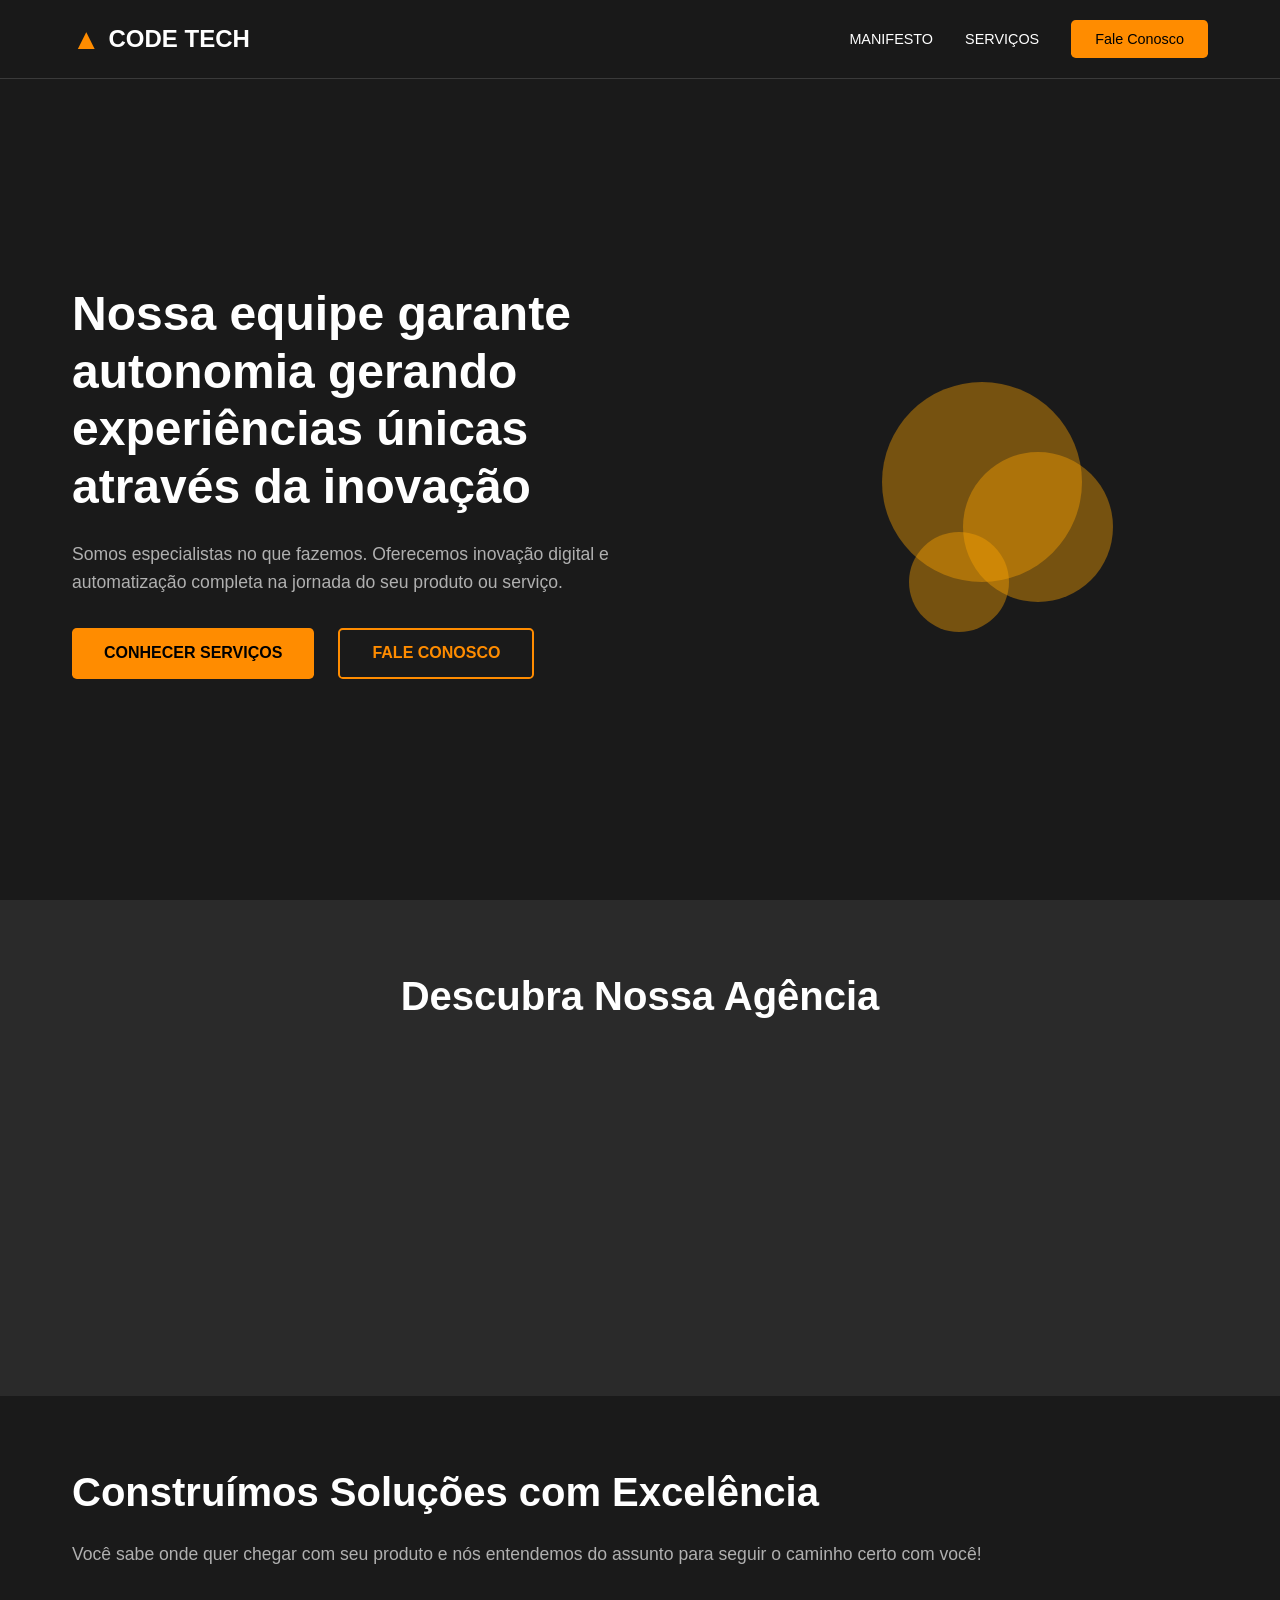
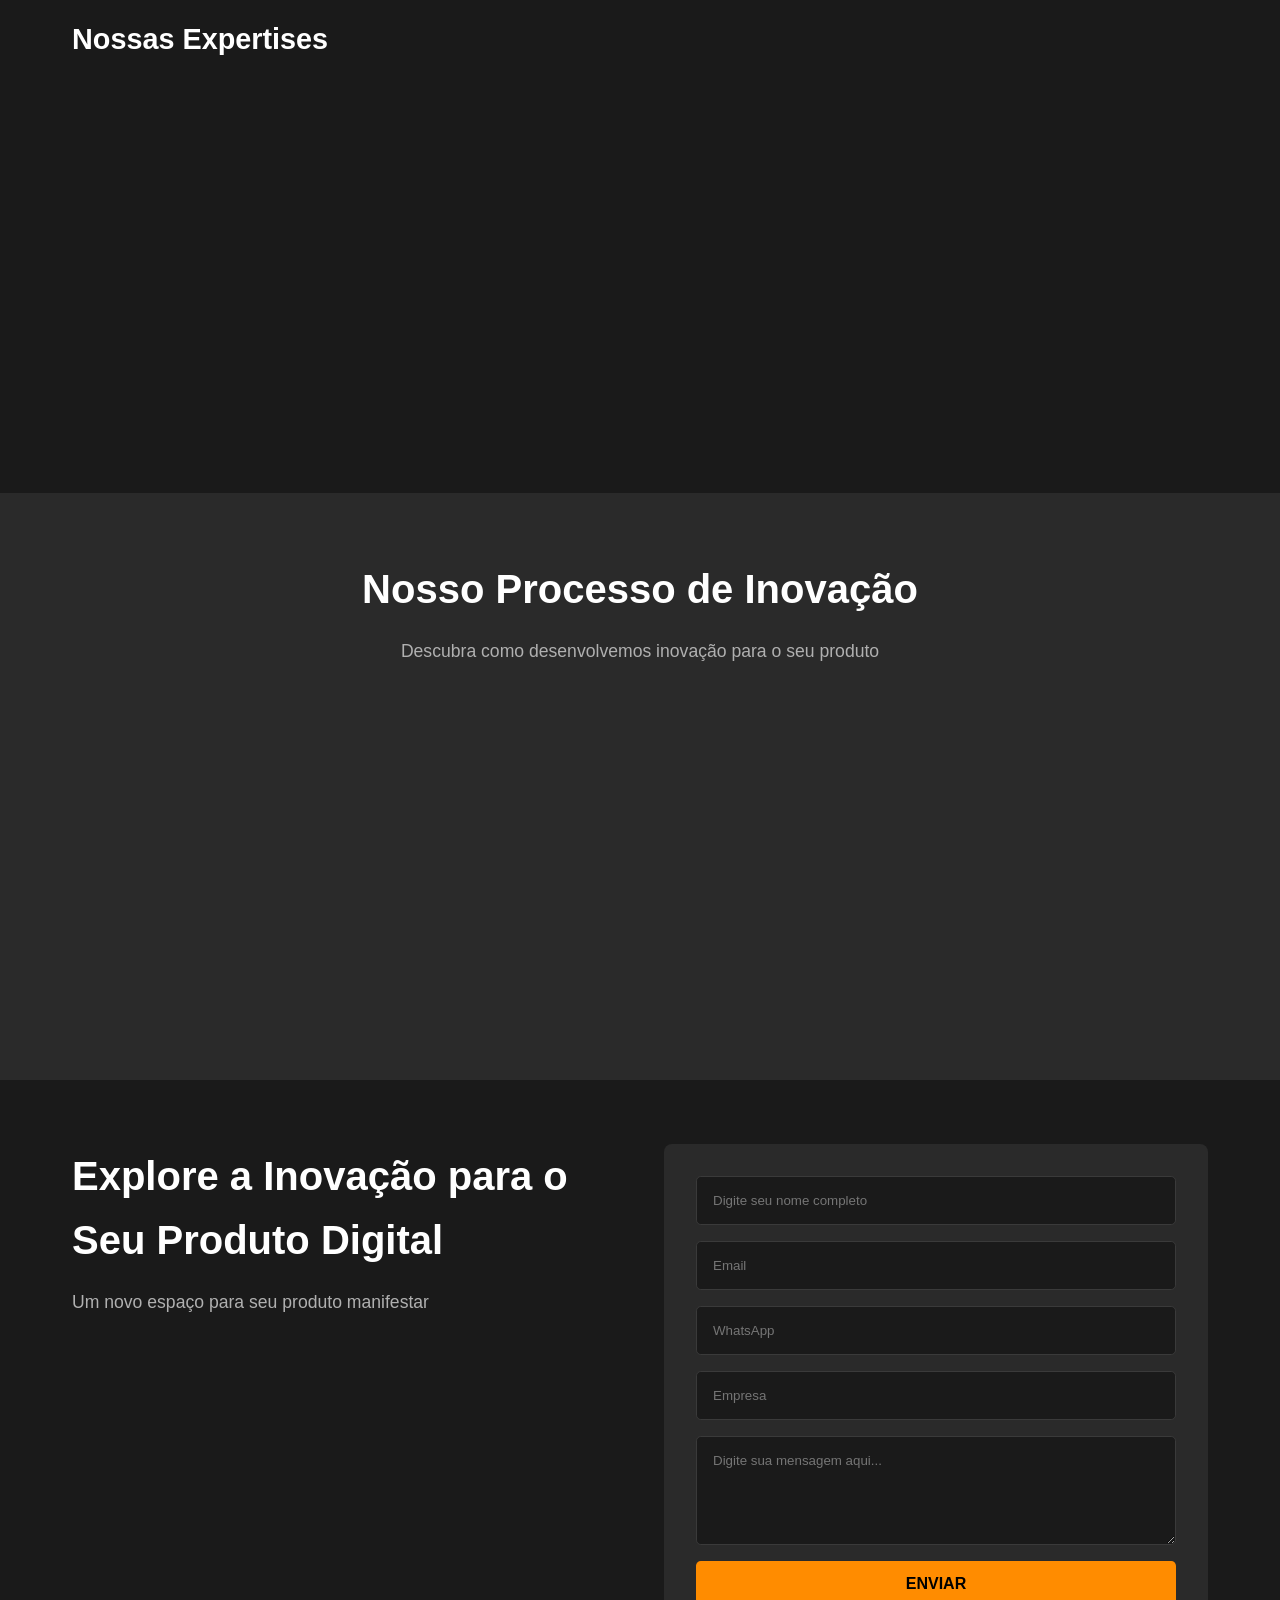
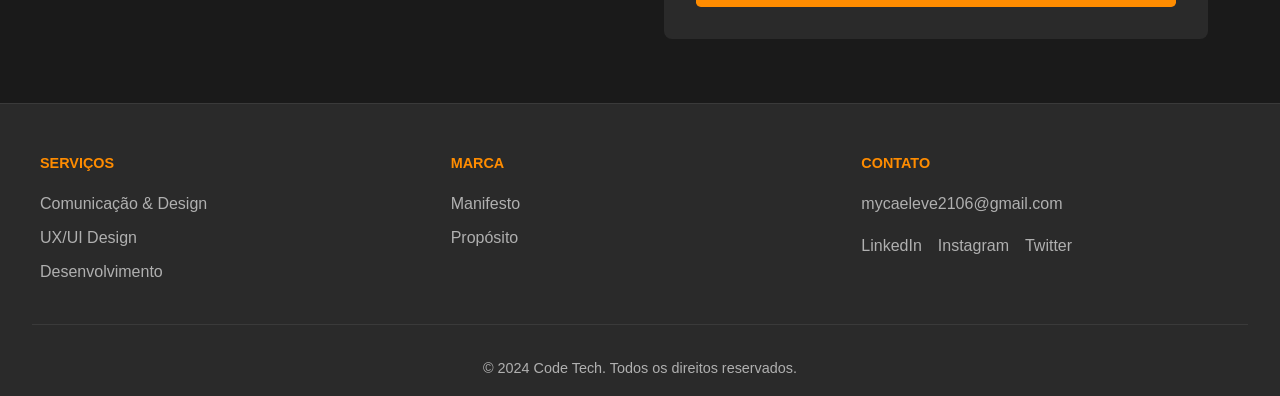
<file: Codetech/index.html>
<!DOCTYPE html>
<html lang="pt-BR">
<head>
    <meta charset="UTF-8">
    <meta name="viewport" content="width=device-width, initial-scale=1.0">
    <title>Code Tech - Inovação Digital</title>
    <link rel="stylesheet" href="estilo.css">
</head>
<body>
  
    <nav class="navbar">
        <div class="nav-container">
            <div class="logo-and-btn">
                <div class="logo">
                    <span class="logo-icon">▲</span>
                    <span class="logo-text">CODE TECH</span>
                </div>
                <button class="mobile-menu-btn" aria-label="Abrir menu" aria-expanded="false">
                    <span></span>
                    <span></span>
                    <span></span>
                </button>
            </div>
            <ul class="nav-menu">
                <li><a href="#manifesto">MANIFESTO</a></li>
                <li><a href="#servicos">SERVIÇOS</a></li>
                <li><a href="#contato" class="btn-contact">Fale Conosco</a></li>
            </ul>
        </div>
    </nav>
  
    <!-- Hero Section -->
    <section class="hero">
        <div class="hero-content">
            <h1>Nossa equipe garante autonomia gerando experiências únicas através da inovação</h1>
            <p>Somos especialistas no que fazemos. Oferecemos inovação digital e automatização completa na jornada do seu produto ou serviço.</p>
            <div class="hero-buttons">
                <button class="btn btn-primary" onclick="scrollTo('servicos')">Conhecer Serviços</button>
                <button class="btn btn-secondary" onclick="scrollTo('contato')">Fale Conosco</button>
            </div>
        </div>

        <div class="hero-image">
            <div class="bola b1"></div>
            <div class="bola b2"></div>
            <div class="bola b3"></div>
        </div>
    </section>

    <!-- Manifesto Section -->
    <section id="manifesto" class="manifesto">
        <h2>Descubra Nossa Agência</h2>
        <div class="manifesto-grid">
            <div class="manifesto-card">
                <div class="card-icon">▲</div>
                <h3>Nosso Manifesto</h3>
                <p>Somos uma empresa ativista que busca caminhos para ascender no ramo da tecnologia, criando soluções inovadoras e impactantes.</p>
            </div>
            <div class="manifesto-card">
                <div class="card-icon">▲</div>
                <h3>Nosso Propósito</h3>
                <p>Estar atuando em frente às barreiras sociais que a população confronta, abrindo caminhos, visibilidade e oportunidades para ascensão.</p>
            </div>
        </div>
    </section>

    <!-- Services Section -->
    <section id="servicos" class="services">
        <h2>Construímos Soluções com Excelência</h2>
        <p class="section-subtitle">Você sabe onde quer chegar com seu produto e nós entendemos do assunto para seguir o caminho certo com você!</p>
        
        <h3 class="services-title">Nossas Expertises</h3>
        <div class="services-grid">
            <div class="service-card">
                <div class="service-icon">🎨</div>
                <h4>Comunicação & Design</h4>
                <p>Criamos identidades visuais poderosas e estratégias de comunicação que conectam sua marca com o público.</p>
                <a href="comunicacao-design.html" class="btn btn-service">Ver Serviço</a>
            </div>
            <div class="service-card">
                <div class="service-icon">🎯</div>
                <h4>UX/UI Design</h4>
                <p>Projetamos interfaces intuitivas e experiências de usuário memoráveis que aumentam engajamento.</p>
                <a href="uxui-design.html" class="btn btn-service">Ver Serviço</a>
            </div>
            <div class="service-card">
                <div class="service-icon">💻</div>
                <h4>Desenvolvimento</h4>
                <p>Desenvolvemos soluções tecnológicas robustas, escaláveis e alinhadas com suas necessidades de negócio.</p>
                <a href="desenvolvimento.html" class="btn btn-service">Ver Serviço</a>
            </div>
        </div>
    </section>

    <!-- Process Section -->
    <section class="process">
        <h2>Nosso Processo de Inovação</h2>
        <p class="section-subtitle">Descubra como desenvolvemos inovação para o seu produto</p>
        
        <div class="process-steps">
            <div class="process-step">
                <div class="step-number">1</div>
                <h4>Ideia</h4>
                <p>Entendemos bem o problema e temos ideias de como resolver. A ideia pode ser defendida com uma apresentação: Briefing.</p>
            </div>
            <div class="process-step">
                <div class="step-number">2</div>
                <h4>Protótipo</h4>
                <p>Queremos avaliar a melhor forma de entregar a solução. Exploramos visualmente a ideia apresentada no Briefing.</p>
            </div>
            <div class="process-step">
                <div class="step-number">3</div>
                <h4>MVP</h4>
                <p>Vamos transformar o protótipo escolhido em um produto evolutivo. Uma solução funcional que permite executar o essencial.</p>
            </div>
            <div class="process-step">
                <div class="step-number">4</div>
                <h4>Mercado</h4>
                <p>Um produto maduro, visando ganhar escala. Caso a resposta do mercado não seja esperada, volta-se à ideia.</p>
            </div>
        </div>
    </section>

    <!-- Contact Section -->
    <section id="contato" class="contact">
        <div class="contact-content">
            <div class="contact-text">
                <h2>Explore a Inovação para o Seu Produto Digital</h2>
                <p>Um novo espaço para seu produto manifestar</p>
            </div>
            <form class="contact-form" onsubmit="handleSubmit(event)">
                <input type="text" placeholder="Digite seu nome completo" required>
                <input type="email" placeholder="Email" required>
                <input type="tel" placeholder="WhatsApp" required>
                <input type="text" placeholder="Empresa" required>
                <textarea placeholder="Digite sua mensagem aqui..." rows="5" required></textarea>
                <button type="submit" class="btn btn-primary">Enviar</button>
            </form>
        </div>
    </section>

    <!-- Footer -->
    <footer class="footer">
        <div class="footer-content">
            <div class="footer-section">
                <h4>SERVIÇOS</h4>
                <ul>
                    <li><a href="comunicacao-design.html">Comunicação & Design</a></li>
                    <li><a href="uxui-design.html">UX/UI Design</a></li>
                    <li><a href="desenvolvimento.html">Desenvolvimento</a></li>
                </ul>
            </div>

            <div class="footer-section">
                <h4>MARCA</h4>
                <ul>
                    <li><a href="#manifesto">Manifesto</a></li>
                    <li><a href="#manifesto">Propósito</a></li>
                </ul>
            </div>

            <div class="footer-section">
                <h4>CONTATO</h4>
                <p>mycaeleve2106@gmail.com</p>
                <div class="social-links">
                    <a href="https://www.linkedin.com/in/mycael-mythel">LinkedIn</a>
                    <a href="https://www.instagram.com/cael_xw/">Instagram</a>
                    <a href="https://twitter.com/">Twitter</a>
                </div>
            </div>
        </div>

        <div class="footer-bottom">
            <p>&copy; 2024 Code Tech. Todos os direitos reservados.</p>
        </div>
    </footer>

    <script src="fazer.js"></script>

    <script>
        console.log("JS carregou");
    </script>

</body>
</html>
</file>
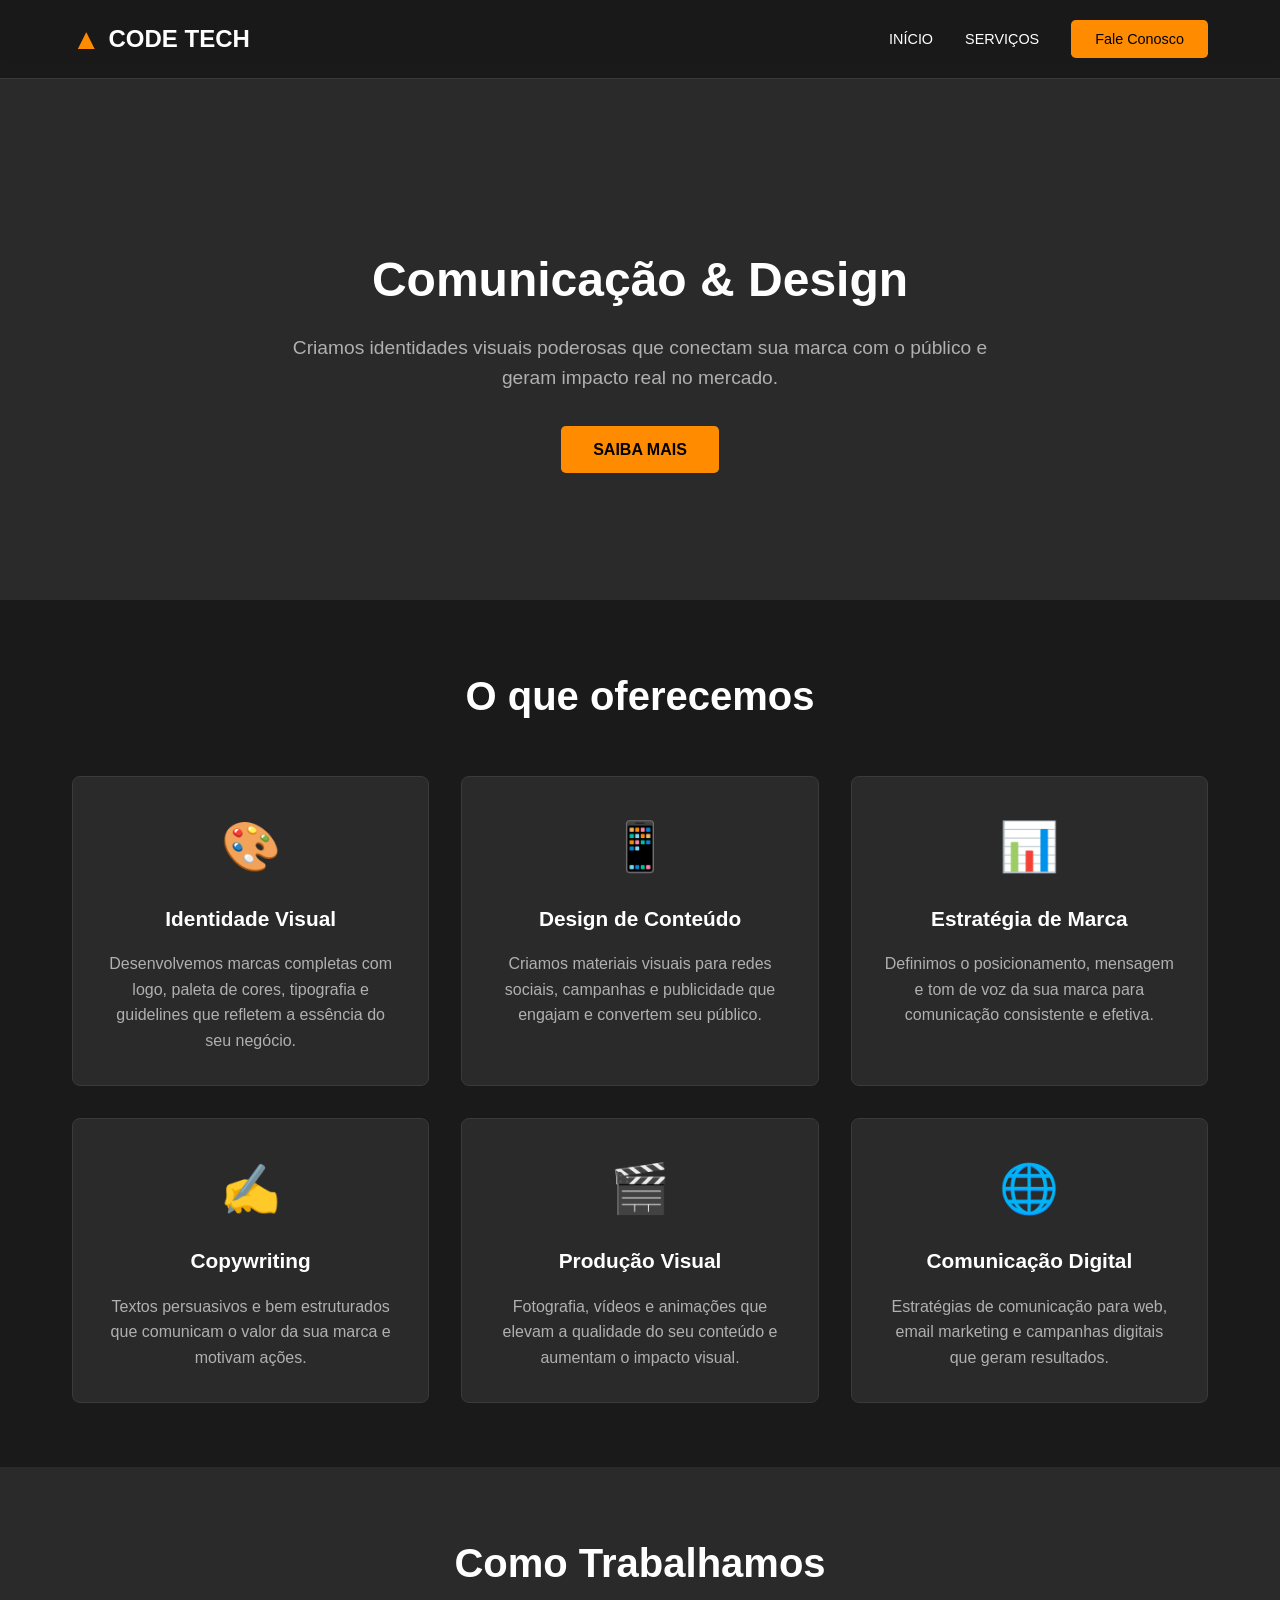
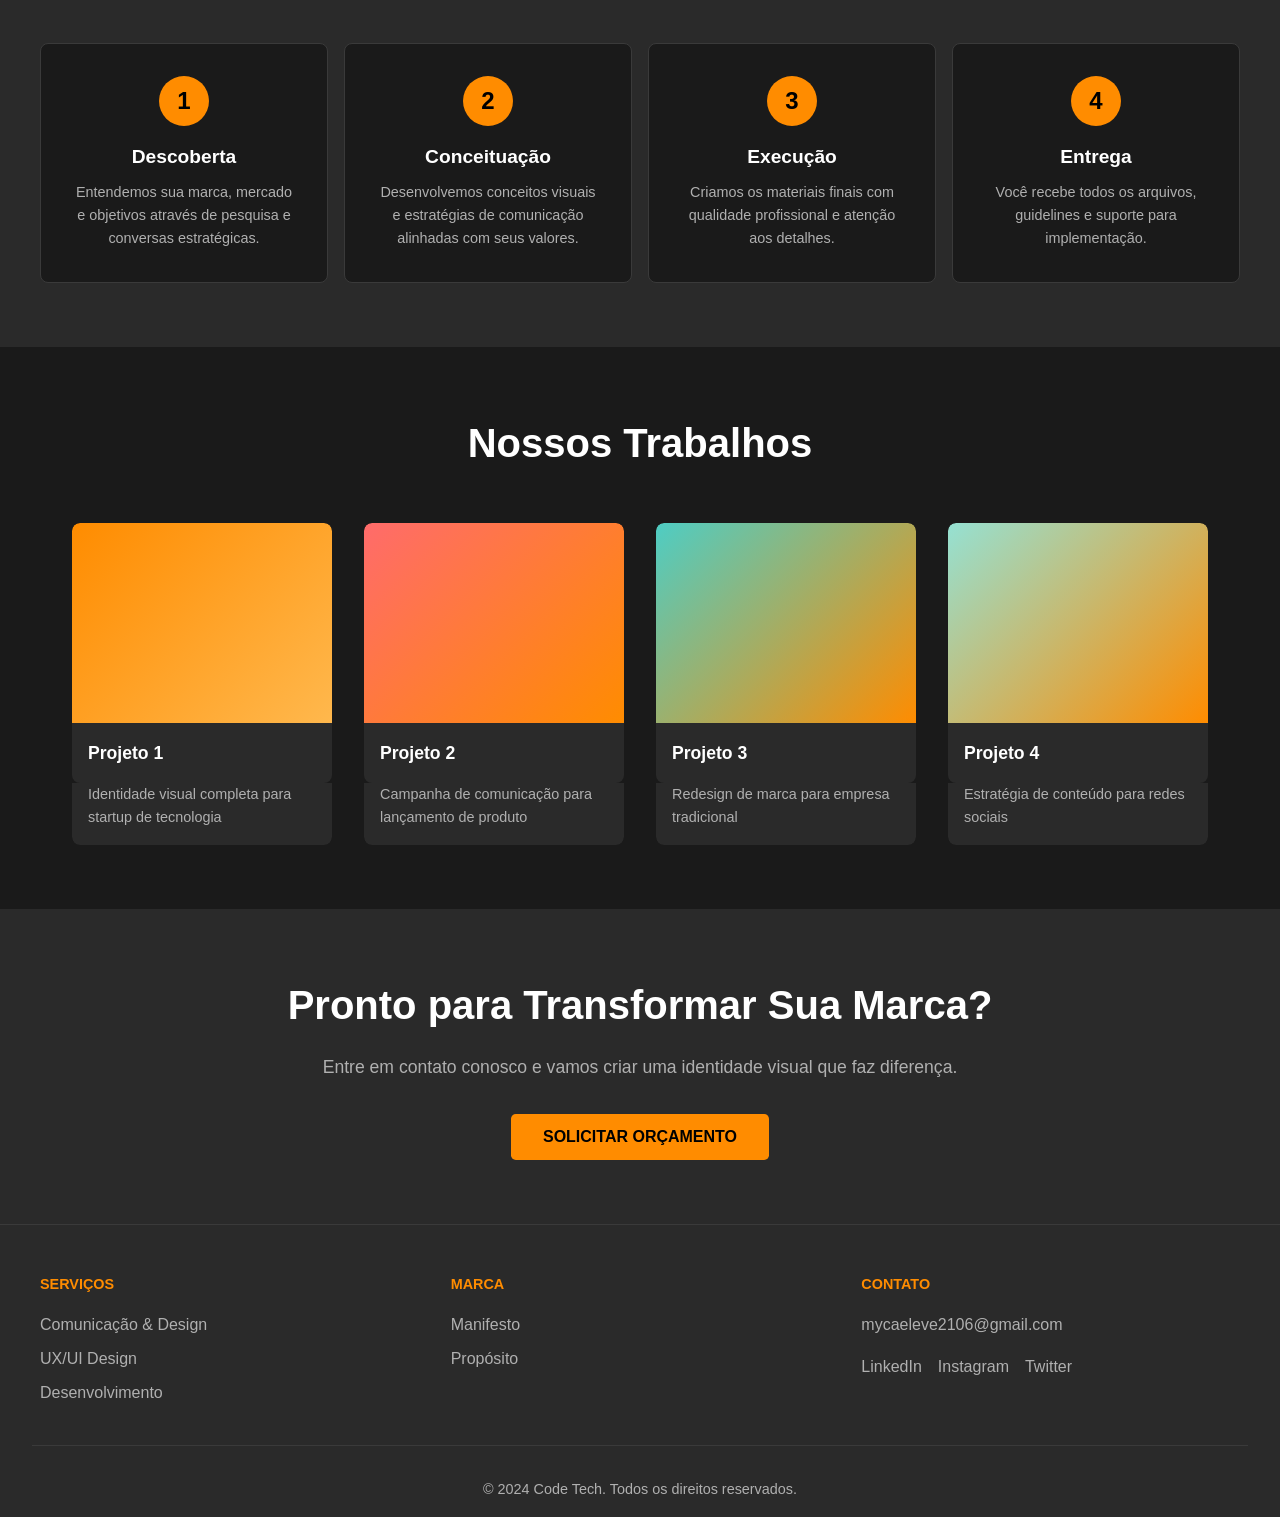
<file: Codetech/comunicacao-design.html>
﻿<!DOCTYPE html>
<html lang="pt-BR">
<head>
    <meta charset="UTF-8">
    <meta name="viewport" content="width=device-width, initial-scale=1.0">
    <title>Comunicação & Design - Code Tech</title>
    <link rel="stylesheet" href="estilo.css">
</head>
<body>
  
    <nav class="navbar">
        <div class="nav-container">
            <div class="logo-and-btn">
                <div class="logo">
                    <span class="logo-icon">▲</span>
                    <span class="logo-text">CODE TECH</span>
                </div>
                <button class="mobile-menu-btn" aria-label="Abrir menu" aria-expanded="false">
                    <span></span>
                    <span></span>
                    <span></span>
                </button>
            </div>
            <ul class="nav-menu">
                <li><a href="index.html">INÍCIO</a></li>
                <li><a href="index.html#servicos">SERVIÇOS</a></li>
                <li><a href="index.html#contato" class="btn-contact">Fale Conosco</a></li>
            </ul>
        </div>
    </nav>

    <!-- Service Hero Section -->
    <section class="service-hero">
        <div class="service-hero-content">
            <h1>Comunicação & Design</h1>
            <p>Criamos identidades visuais poderosas que conectam sua marca com o público e geram impacto real no mercado.</p>
            <button class="btn btn-primary" onclick="scrollTo('detalhes')">Saiba Mais</button>
        </div>
    </section>

    <!-- Service Details Section -->
    <section id="detalhes" class="service-details">
        <div class="details-container">
            <h2>O que oferecemos</h2>
            <div class="details-grid">
                <div class="detail-card">
                    <div class="detail-icon">🎨</div>
                    <h3>Identidade Visual</h3>
                    <p>Desenvolvemos marcas completas com logo, paleta de cores, tipografia e guidelines que refletem a essência do seu negócio.</p>
                </div>
                <div class="detail-card">
                    <div class="detail-icon">📱</div>
                    <h3>Design de Conteúdo</h3>
                    <p>Criamos materiais visuais para redes sociais, campanhas e publicidade que engajam e convertem seu público.</p>
                </div>
                <div class="detail-card">
                    <div class="detail-icon">📊</div>
                    <h3>Estratégia de Marca</h3>
                    <p>Definimos o posicionamento, mensagem e tom de voz da sua marca para comunicação consistente e efetiva.</p>
                </div>
                <div class="detail-card">
                    <div class="detail-icon">✍️</div>
                    <h3>Copywriting</h3>
                    <p>Textos persuasivos e bem estruturados que comunicam o valor da sua marca e motivam ações.</p>
                </div>
                <div class="detail-card">
                    <div class="detail-icon">🎬</div>
                    <h3>Produção Visual</h3>
                    <p>Fotografia, vídeos e animações que elevam a qualidade do seu conteúdo e aumentam o impacto visual.</p>
                </div>
                <div class="detail-card">
                    <div class="detail-icon">🌐</div>
                    <h3>Comunicação Digital</h3>
                    <p>Estratégias de comunicação para web, email marketing e campanhas digitais que geram resultados.</p>
                </div>
            </div>
        </div>
    </section>

    <!-- Process Section -->
    <section class="service-process">
        <h2>Como Trabalhamos</h2>
        <div class="process-flow">
            <div class="flow-step">
                <div class="flow-number">1</div>
                <h4>Descoberta</h4>
                <p>Entendemos sua marca, mercado e objetivos através de pesquisa e conversas estratégicas.</p>
            </div>
            <div class="flow-arrow">→</div>
            <div class="flow-step">
                <div class="flow-number">2</div>
                <h4>Conceituação</h4>
                <p>Desenvolvemos conceitos visuais e estratégias de comunicação alinhadas com seus valores.</p>
            </div>
            <div class="flow-arrow">→</div>
            <div class="flow-step">
                <div class="flow-number">3</div>
                <h4>Execução</h4>
                <p>Criamos os materiais finais com qualidade profissional e atenção aos detalhes.</p>
            </div>
            <div class="flow-arrow">→</div>
            <div class="flow-step">
                <div class="flow-number">4</div>
                <h4>Entrega</h4>
                <p>Você recebe todos os arquivos, guidelines e suporte para implementação.</p>
            </div>
        </div>
    </section>

    <!-- Portfolio Section -->
    <section class="service-portfolio">
        <h2>Nossos Trabalhos</h2>
        <div class="portfolio-grid">
            <div class="portfolio-item">
                <div class="portfolio-image" style="background: linear-gradient(135deg, #FF8C00, #FFB84D);"></div>
                <h4>Projeto 1</h4>
                <p>Identidade visual completa para startup de tecnologia</p>
            </div>
            <div class="portfolio-item">
                <div class="portfolio-image" style="background: linear-gradient(135deg, #FF6B6B, #FF8C00);"></div>
                <h4>Projeto 2</h4>
                <p>Campanha de comunicação para lançamento de produto</p>
            </div>
            <div class="portfolio-item">
                <div class="portfolio-image" style="background: linear-gradient(135deg, #4ECDC4, #FF8C00);"></div>
                <h4>Projeto 3</h4>
                <p>Redesign de marca para empresa tradicional</p>
            </div>
            <div class="portfolio-item">
                <div class="portfolio-image" style="background: linear-gradient(135deg, #95E1D3, #FF8C00);"></div>
                <h4>Projeto 4</h4>
                <p>Estratégia de conteúdo para redes sociais</p>
            </div>
        </div>
    </section>

    <!-- CTA Section -->
    <section class="service-cta">
        <h2>Pronto para Transformar Sua Marca?</h2>
        <p>Entre em contato conosco e vamos criar uma identidade visual que faz diferença.</p>
        <button class="btn btn-primary" onclick="window.location.href='index.html#contato'">Solicitar Orçamento</button>
    </section>

    <!-- Footer -->
    <footer class="footer">
        <div class="footer-content">
            <div class="footer-section">
                <h4>SERVIÇOS</h4>
                <ul>
                    <li><a href="comunicacao-design.html">Comunicação & Design</a></li>
                    <li><a href="uxui-design.html">UX/UI Design</a></li>
                    <li><a href="desenvolvimento.html">Desenvolvimento</a></li>
                </ul>
            </div>
            <div class="footer-section">
                <h4>MARCA</h4>
                <ul>
                    <li><a href="index.html#manifesto">Manifesto</a></li>
                    <li><a href="index.html#manifesto">Propósito</a></li>
                </ul>
            </div>
            <div class="footer-section">
                <h4>CONTATO</h4>
                <p>mycaeleve2106@gmail.com</p>
                <div class="social-links">
                    <a href="https://www.linkedin.com/in/mycael-mythel">LinkedIn</a>
                    <a href="https://www.instagram.com/cael_xw/">Instagram</a>
                    <a href="https://twitter.com/">Twitter</a>
                </div>
            </div>
        </div>
        <div class="footer-bottom">
            <p>&copy; 2024 Code Tech. Todos os direitos reservados.</p>
        </div>
    </footer>

    <script src="fazer.js"></script>
</body>
</html>
</file>
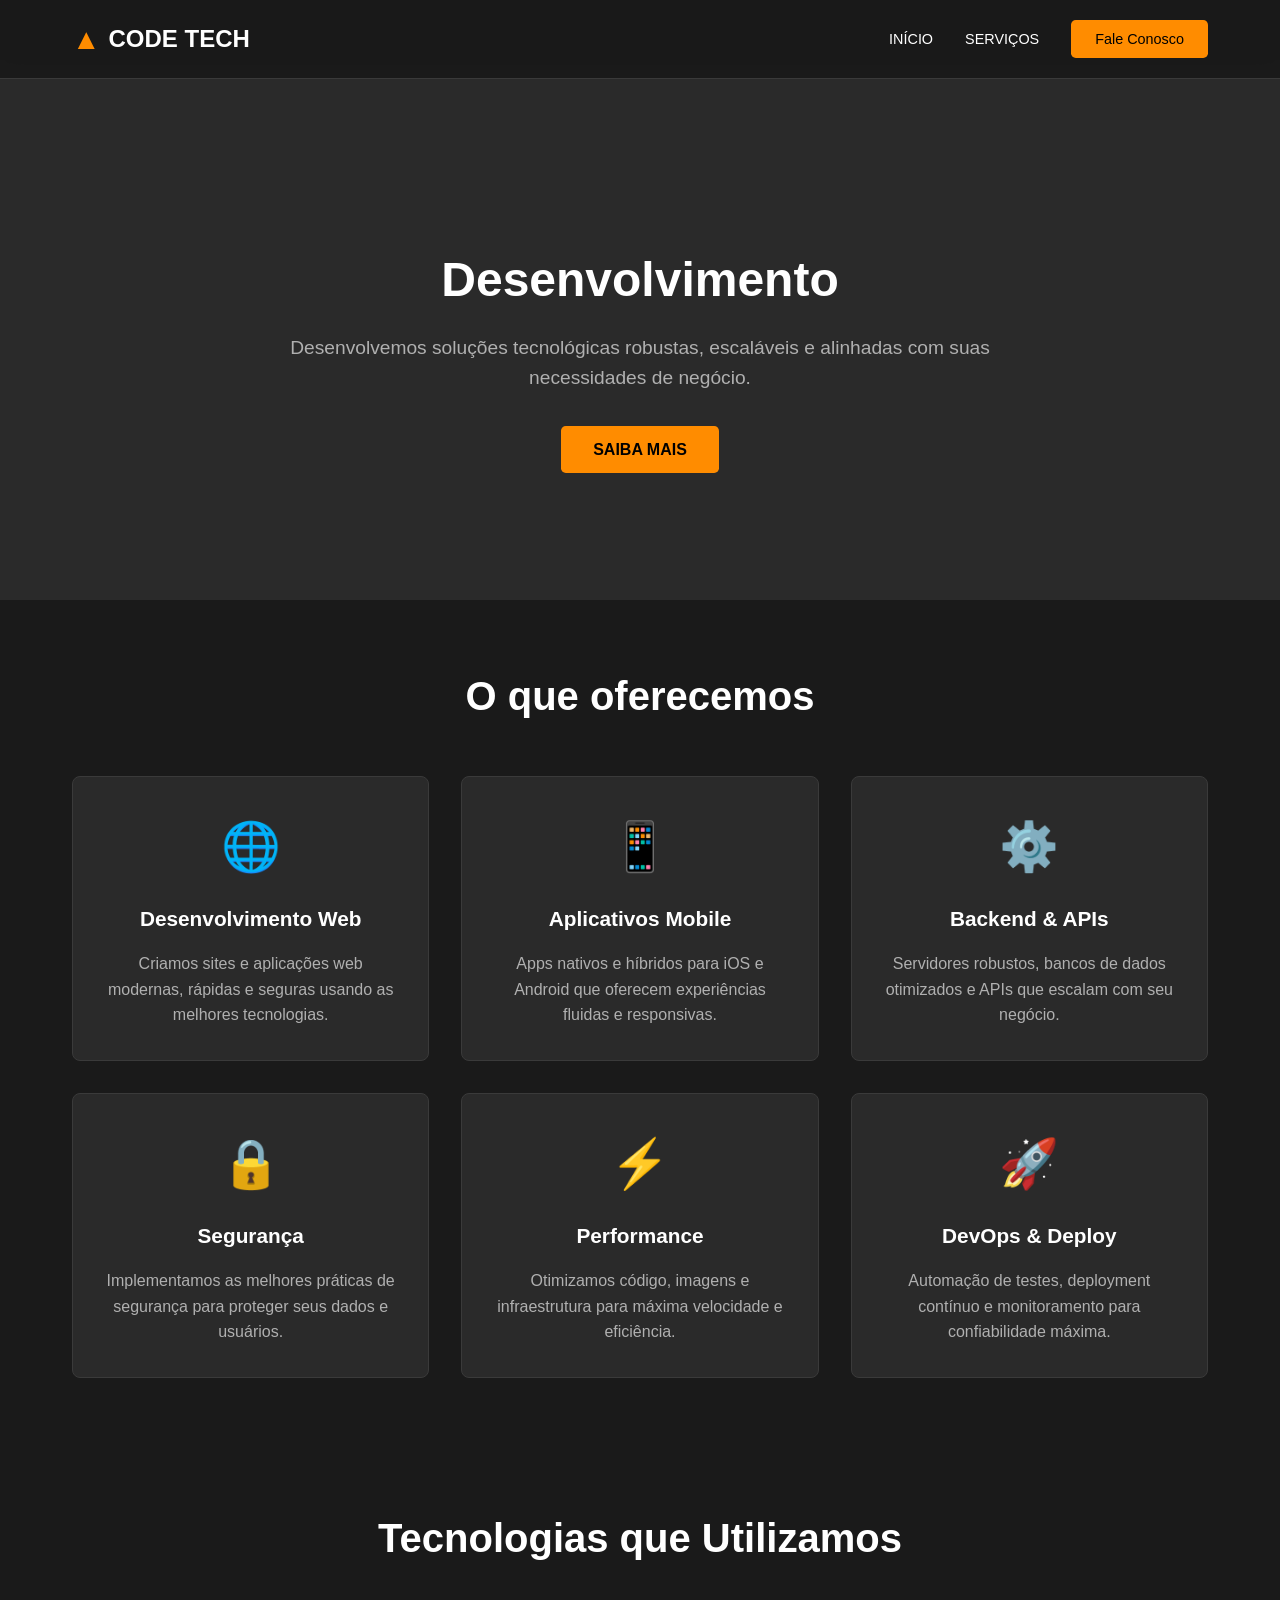
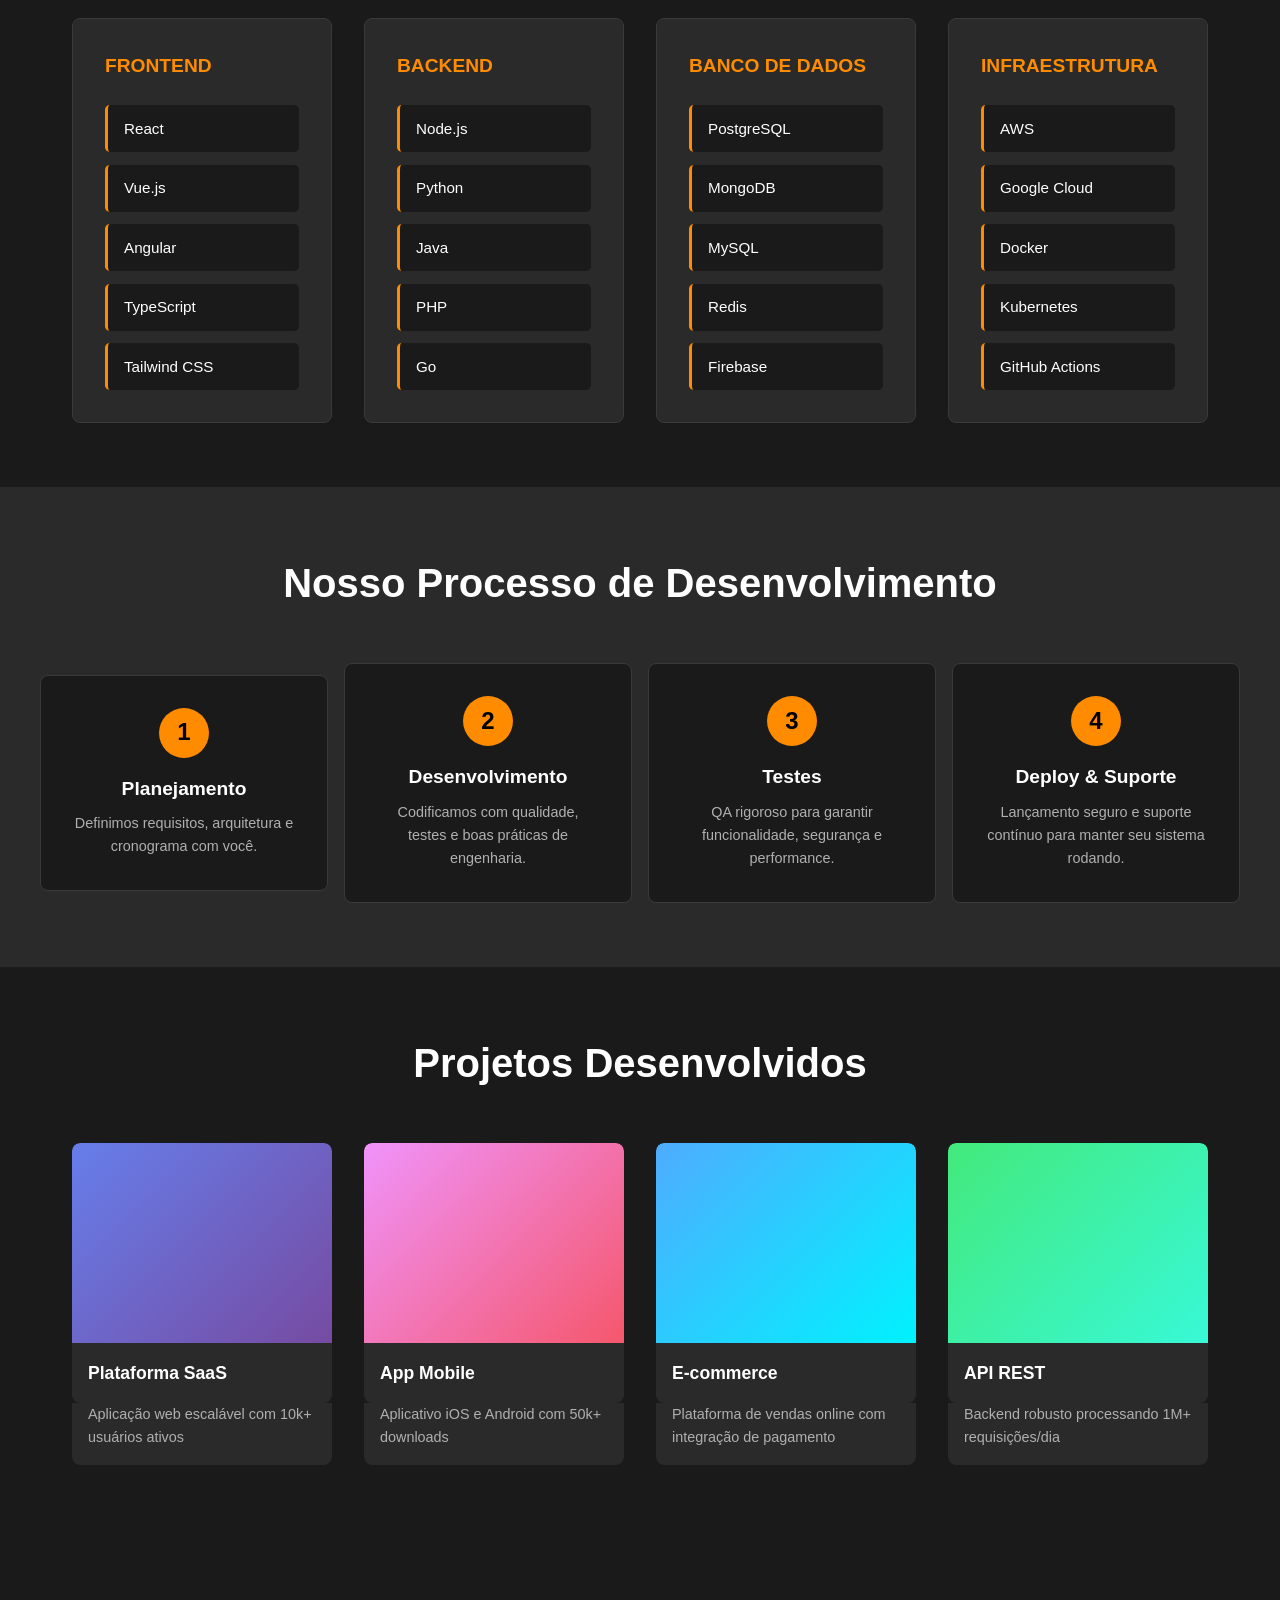
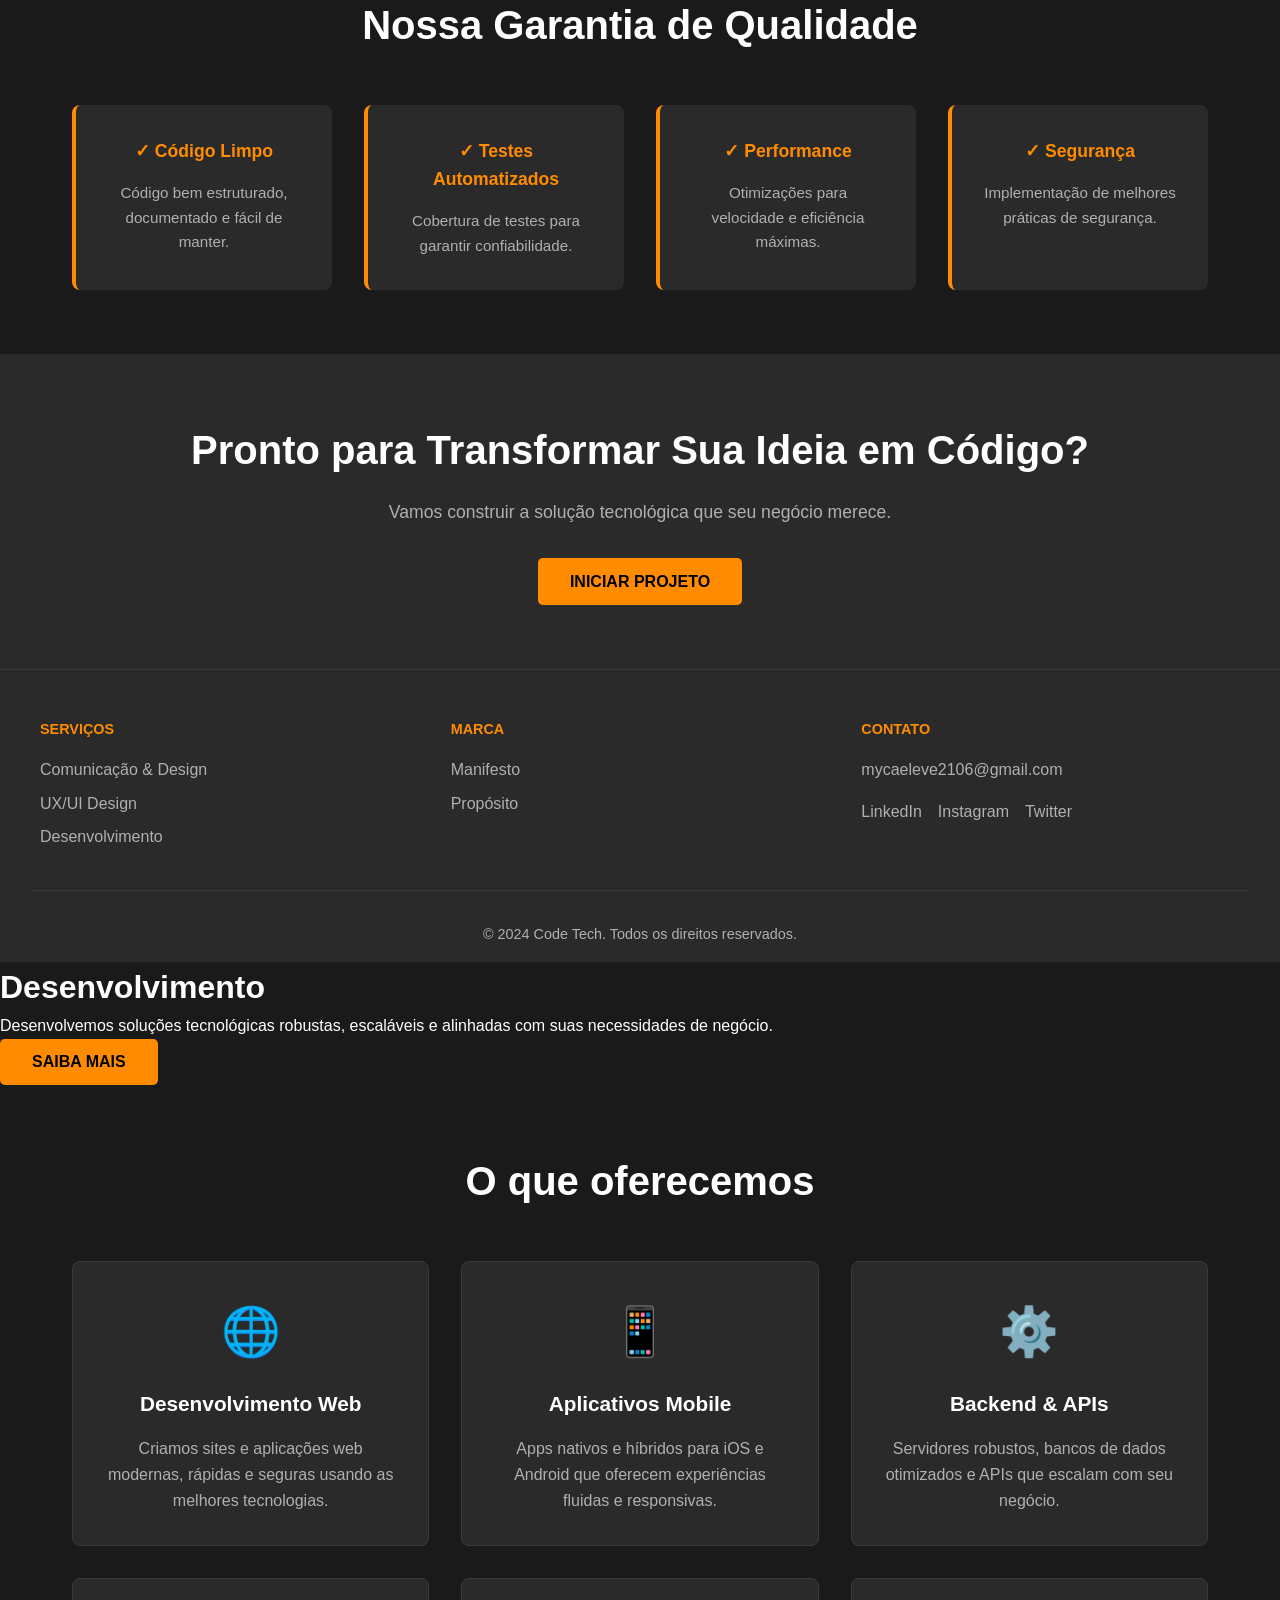
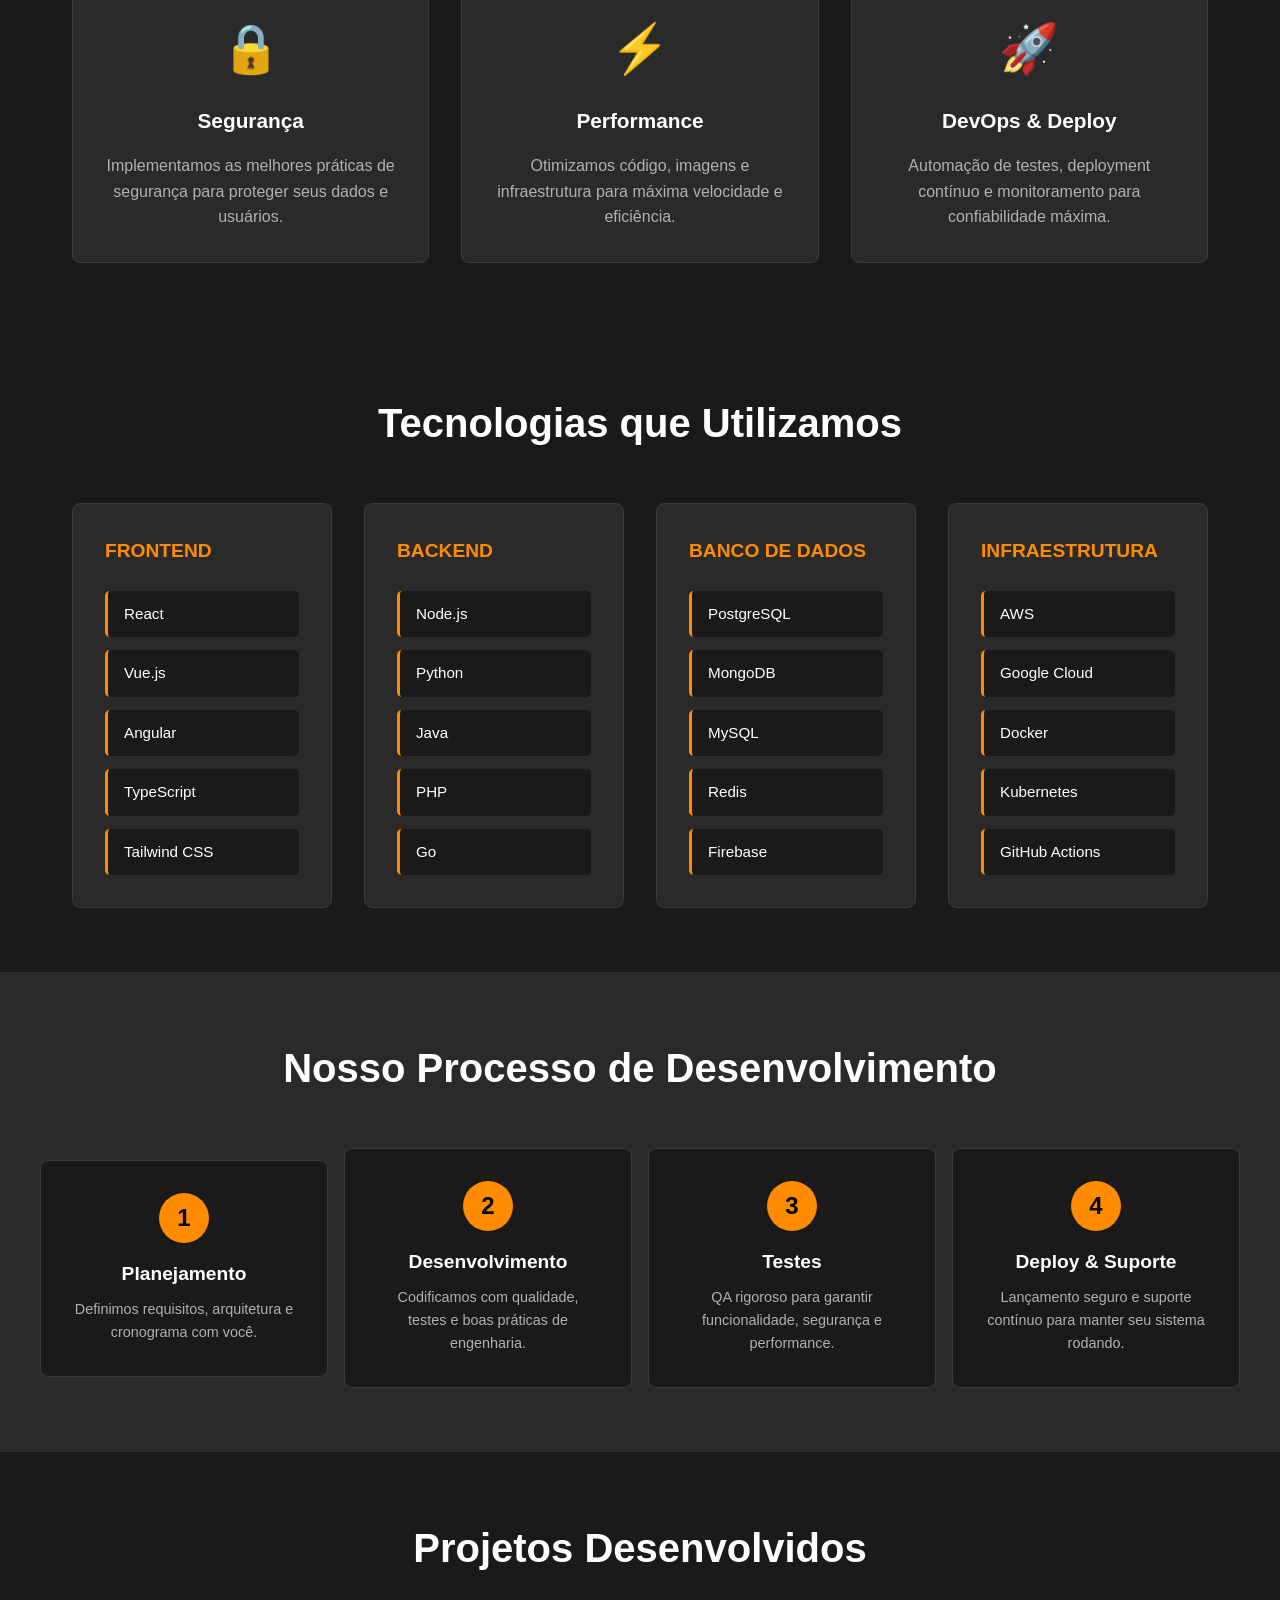
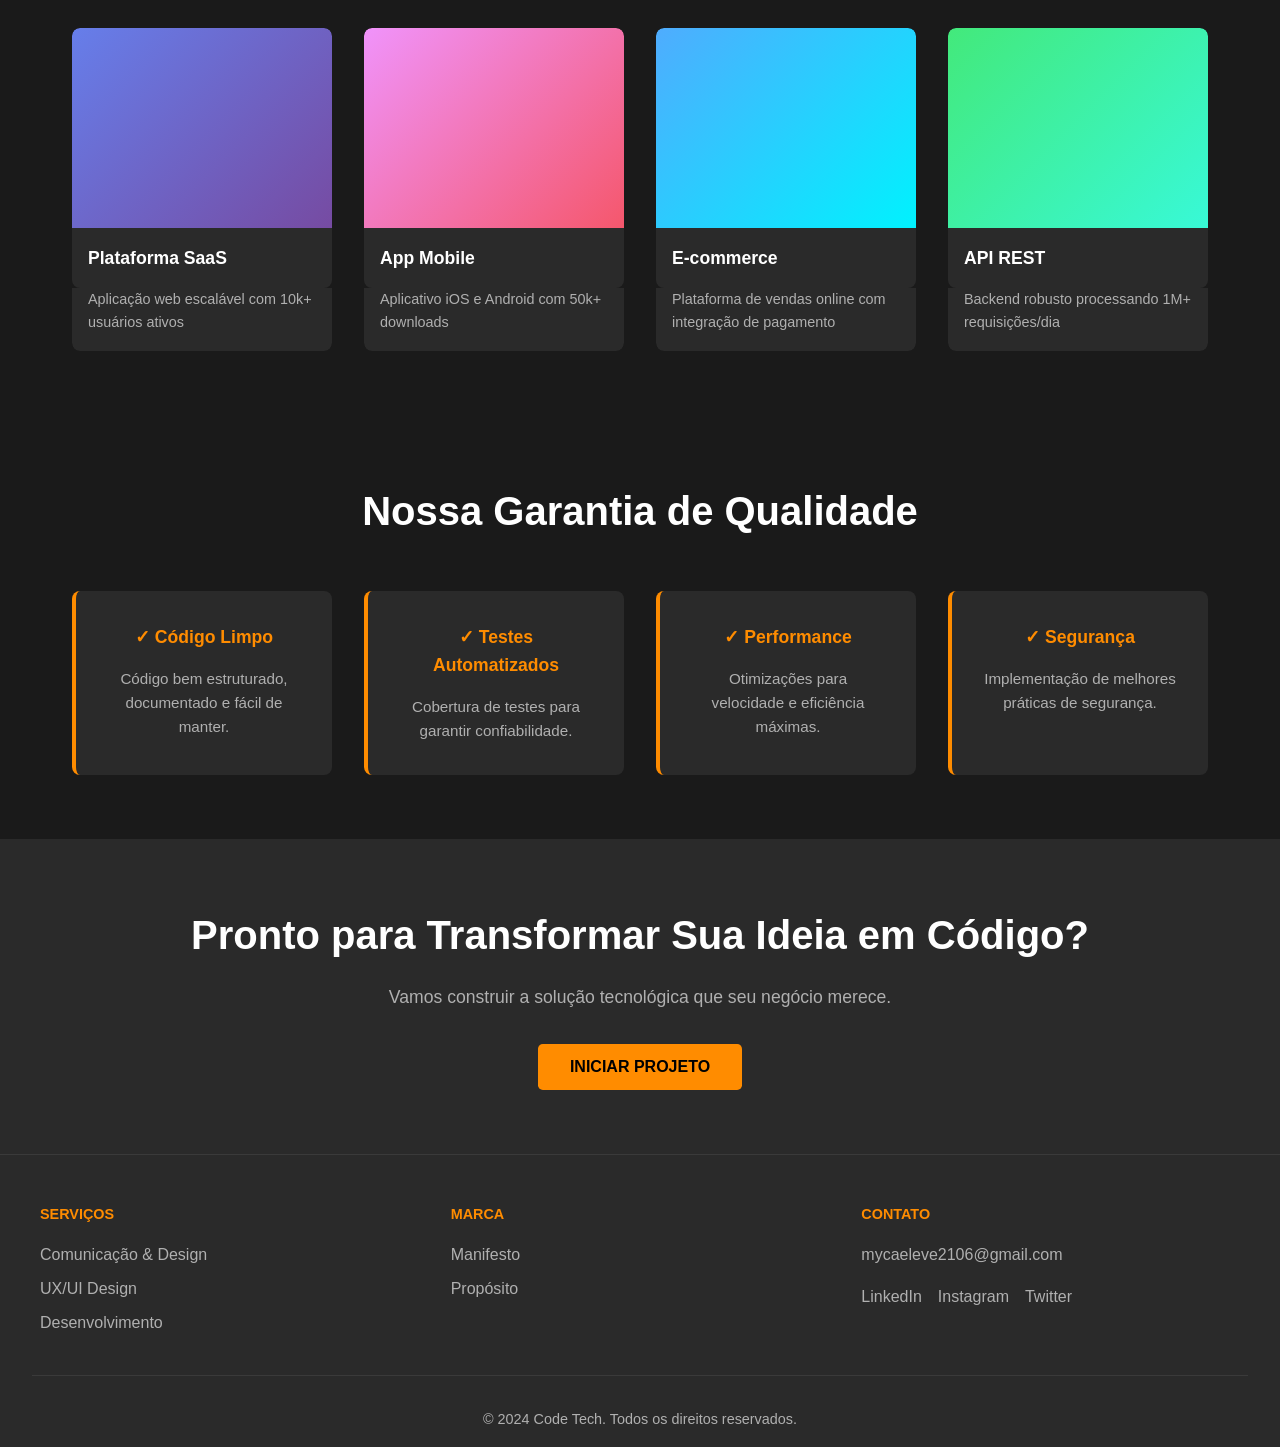
<file: Codetech/desenvolvimento.html>
<!DOCTYPE html>
<html lang="pt-BR">
<head>
    <meta charset="UTF-8">
    <meta name="viewport" content="width=device-width, initial-scale=1.0">
    <title>Desenvolvimento - Code Tech</title>
    <link rel="stylesheet" href="estilo.css">
</head>
<body>
  
    <nav class="navbar">
        <div class="nav-container">
            <div class="logo-and-btn">
                <div class="logo">
                    <span class="logo-icon">▲</span>
                    <span class="logo-text">CODE TECH</span>
                </div>
                <button class="mobile-menu-btn" aria-label="Abrir menu" aria-expanded="false">
                    <span></span>
                    <span></span>
                    <span></span>
                </button>
            </div>
            <ul class="nav-menu">
                <li><a href="index.html">INÍCIO</a></li>
                <li><a href="index.html#servicos">SERVIÇOS</a></li>
                <li><a href="index.html#contato" class="btn-contact">Fale Conosco</a></li>
            </ul>
        </div>
    </nav>

    <!-- Service Hero Section -->
    <section class="service-hero">
        <div class="service-hero-content">
            <h1>Desenvolvimento</h1>
            <p>Desenvolvemos soluções tecnológicas robustas, escaláveis e alinhadas com suas necessidades de negócio.</p>
            <button class="btn btn-primary" onclick="scrollTo('detalhes')">Saiba Mais</button>
        </div>
    </section>

    <!-- Service Details Section -->
    <section id="detalhes" class="service-details">
        <div class="details-container">
            <h2>O que oferecemos</h2>
            <div class="details-grid">
                <div class="detail-card">
                    <div class="detail-icon">🌐</div>
                    <h3>Desenvolvimento Web</h3>
                    <p>Criamos sites e aplicações web modernas, rápidas e seguras usando as melhores tecnologias.</p>
                </div>
                <div class="detail-card">
                    <div class="detail-icon">📱</div>
                    <h3>Aplicativos Mobile</h3>
                    <p>Apps nativos e híbridos para iOS e Android que oferecem experiências fluidas e responsivas.</p>
                </div>
                <div class="detail-card">
                    <div class="detail-icon">⚙️</div>
                    <h3>Backend & APIs</h3>
                    <p>Servidores robustos, bancos de dados otimizados e APIs que escalam com seu negócio.</p>
                </div>
                <div class="detail-card">
                    <div class="detail-icon">🔒</div>
                    <h3>Segurança</h3>
                    <p>Implementamos as melhores práticas de segurança para proteger seus dados e usuários.</p>
                </div>
                <div class="detail-card">
                    <div class="detail-icon">⚡</div>
                    <h3>Performance</h3>
                    <p>Otimizamos código, imagens e infraestrutura para máxima velocidade e eficiência.</p>
                </div>
                <div class="detail-card">
                    <div class="detail-icon">🚀</div>
                    <h3>DevOps & Deploy</h3>
                    <p>Automação de testes, deployment contínuo e monitoramento para confiabilidade máxima.</p>
                </div>
            </div>
        </div>
    </section>

    <!-- Technologies Section -->
    <section class="service-tech">
        <h2>Tecnologias que Utilizamos</h2>
        <div class="tech-grid">
            <div class="tech-category">
                <h4>Frontend</h4>
                <div class="tech-items">
                    <span>React</span>
                    <span>Vue.js</span>
                    <span>Angular</span>
                    <span>TypeScript</span>
                    <span>Tailwind CSS</span>
                </div>
            </div>
            <div class="tech-category">
                <h4>Backend</h4>
                <div class="tech-items">
                    <span>Node.js</span>
                    <span>Python</span>
                    <span>Java</span>
                    <span>PHP</span>
                    <span>Go</span>
                </div>
            </div>
            <div class="tech-category">
                <h4>Banco de Dados</h4>
                <div class="tech-items">
                    <span>PostgreSQL</span>
                    <span>MongoDB</span>
                    <span>MySQL</span>
                    <span>Redis</span>
                    <span>Firebase</span>
                </div>
            </div>
            <div class="tech-category">
                <h4>Infraestrutura</h4>
                <div class="tech-items">
                    <span>AWS</span>
                    <span>Google Cloud</span>
                    <span>Docker</span>
                    <span>Kubernetes</span>
                    <span>GitHub Actions</span>
                </div>
            </div>
        </div>
    </section>

    <!-- Process Section -->
    <section class="service-process">
        <h2>Nosso Processo de Desenvolvimento</h2>
        <div class="process-flow">
            <div class="flow-step">
                <div class="flow-number">1</div>
                <h4>Planejamento</h4>
                <p>Definimos requisitos, arquitetura e cronograma com você.</p>
            </div>
            <div class="flow-arrow">→</div>
            <div class="flow-step">
                <div class="flow-number">2</div>
                <h4>Desenvolvimento</h4>
                <p>Codificamos com qualidade, testes e boas práticas de engenharia.</p>
            </div>
            <div class="flow-arrow">→</div>
            <div class="flow-step">
                <div class="flow-number">3</div>
                <h4>Testes</h4>
                <p>QA rigoroso para garantir funcionalidade, segurança e performance.</p>
            </div>
            <div class="flow-arrow">→</div>
            <div class="flow-step">
                <div class="flow-number">4</div>
                <h4>Deploy & Suporte</h4>
                <p>Lançamento seguro e suporte contínuo para manter seu sistema rodando.</p>
            </div>
        </div>
    </section>

    <!-- Portfolio Section -->
    <section class="service-portfolio">
        <h2>Projetos Desenvolvidos</h2>
        <div class="portfolio-grid">
            <div class="portfolio-item">
                <div class="portfolio-image" style="background: linear-gradient(135deg, #667eea, #764ba2);"></div>
                <h4>Plataforma SaaS</h4>
                <p>Aplicação web escalável com 10k+ usuários ativos</p>
            </div>
            <div class="portfolio-item">
                <div class="portfolio-image" style="background: linear-gradient(135deg, #f093fb, #f5576c);"></div>
                <h4>App Mobile</h4>
                <p>Aplicativo iOS e Android com 50k+ downloads</p>
            </div>
            <div class="portfolio-item">
                <div class="portfolio-image" style="background: linear-gradient(135deg, #4facfe, #00f2fe);"></div>
                <h4>E-commerce</h4>
                <p>Plataforma de vendas online com integração de pagamento</p>
            </div>
            <div class="portfolio-item">
                <div class="portfolio-image" style="background: linear-gradient(135deg, #43e97b, #38f9d7);"></div>
                <h4>API REST</h4>
                <p>Backend robusto processando 1M+ requisições/dia</p>
            </div>
        </div>
    </section>

    <!-- Quality Section -->
    <section class="service-quality">
        <h2>Nossa Garantia de Qualidade</h2>
        <div class="quality-grid">
            <div class="quality-item">
                <h4>✓ Código Limpo</h4>
                <p>Código bem estruturado, documentado e fácil de manter.</p>
            </div>
            <div class="quality-item">
                <h4>✓ Testes Automatizados</h4>
                <p>Cobertura de testes para garantir confiabilidade.</p>
            </div>
            <div class="quality-item">
                <h4>✓ Performance</h4>
                <p>Otimizações para velocidade e eficiência máximas.</p>
            </div>
            <div class="quality-item">
                <h4>✓ Segurança</h4>
                <p>Implementação de melhores práticas de segurança.</p>
            </div>
        </div>
    </section>

    <!-- CTA Section -->
    <section class="service-cta">
        <h2>Pronto para Transformar Sua Ideia em Código?</h2>
        <p>Vamos construir a solução tecnológica que seu negócio merece.</p>
        <button class="btn btn-primary" onclick="window.location.href='index.html#contato'">Iniciar Projeto</button>
    </section>

    <!-- Footer -->
    <footer class="footer">
        <div class="footer-content">
            <div class="footer-section">
                <h4>SERVIÇOS</h4>
                <ul>
                    <li><a href="comunicacao-design.html">Comunicação & Design</a></li>
                    <li><a href="uxui-design.html">UX/UI Design</a></li>
                    <li><a href="desenvolvimento.html">Desenvolvimento</a></li>
                </ul>
            </div>
            <div class="footer-section">
                <h4>MARCA</h4>
                <ul>
                    <li><a href="index.html#manifesto">Manifesto</a></li>
                    <li><a href="index.html#manifesto">Propósito</a></li>
                </ul>
            </div>
            <div class="footer-section">
                <h4>CONTATO</h4>
                <p>mycaeleve2106@gmail.com</p>
                <div class="social-links">
                    <a href="https://www.linkedin.com/in/mycael-mythel">LinkedIn</a>
                    <a href="https://www.instagram.com/cael_xw/">Instagram</a>
                    <a href="https://twitter.com/">Twitter</a>
                </div>
            </div>
        </div>
        <div class="footer-bottom">
            <p>&copy; 2024 Code Tech. Todos os direitos reservados.</p>
        </div>
    </footer>

    <script src="fazer.js"></script>
</body>
</html>
            <h1>Desenvolvimento</h1>
            <p>Desenvolvemos soluções tecnológicas robustas, escaláveis e alinhadas com suas necessidades de negócio.</p>
            <button class="btn btn-primary" onclick="scrollTo('detalhes')">Saiba Mais</button>
        </div>
    </section>

    <!-- Service Details Section -->
    <section id="detalhes" class="service-details">
        <div class="details-container">
            <h2>O que oferecemos</h2>
            <div class="details-grid">
                <div class="detail-card">
                    <div class="detail-icon">🌐</div>
                    <h3>Desenvolvimento Web</h3>
                    <p>Criamos sites e aplicações web modernas, rápidas e seguras usando as melhores tecnologias.</p>
                </div>
                <div class="detail-card">
                    <div class="detail-icon">📱</div>
                    <h3>Aplicativos Mobile</h3>
                    <p>Apps nativos e híbridos para iOS e Android que oferecem experiências fluidas e responsivas.</p>
                </div>
                <div class="detail-card">
                    <div class="detail-icon">⚙️</div>
                    <h3>Backend & APIs</h3>
                    <p>Servidores robustos, bancos de dados otimizados e APIs que escalam com seu negócio.</p>
                </div>
                <div class="detail-card">
                    <div class="detail-icon">🔒</div>
                    <h3>Segurança</h3>
                    <p>Implementamos as melhores práticas de segurança para proteger seus dados e usuários.</p>
                </div>
                <div class="detail-card">
                    <div class="detail-icon">⚡</div>
                    <h3>Performance</h3>
                    <p>Otimizamos código, imagens e infraestrutura para máxima velocidade e eficiência.</p>
                </div>
                <div class="detail-card">
                    <div class="detail-icon">🚀</div>
                    <h3>DevOps & Deploy</h3>
                    <p>Automação de testes, deployment contínuo e monitoramento para confiabilidade máxima.</p>
                </div>
            </div>
        </div>
    </section>

    <!-- Technologies Section -->
    <section class="service-tech">
        <h2>Tecnologias que Utilizamos</h2>
        <div class="tech-grid">
            <div class="tech-category">
                <h4>Frontend</h4>
                <div class="tech-items">
                    <span>React</span>
                    <span>Vue.js</span>
                    <span>Angular</span>
                    <span>TypeScript</span>
                    <span>Tailwind CSS</span>
                </div>
            </div>
            <div class="tech-category">
                <h4>Backend</h4>
                <div class="tech-items">
                    <span>Node.js</span>
                    <span>Python</span>
                    <span>Java</span>
                    <span>PHP</span>
                    <span>Go</span>
                </div>
            </div>
            <div class="tech-category">
                <h4>Banco de Dados</h4>
                <div class="tech-items">
                    <span>PostgreSQL</span>
                    <span>MongoDB</span>
                    <span>MySQL</span>
                    <span>Redis</span>
                    <span>Firebase</span>
                </div>
            </div>
            <div class="tech-category">
                <h4>Infraestrutura</h4>
                <div class="tech-items">
                    <span>AWS</span>
                    <span>Google Cloud</span>
                    <span>Docker</span>
                    <span>Kubernetes</span>
                    <span>GitHub Actions</span>
                </div>
            </div>
        </div>
    </section>

    <!-- Process Section -->
    <section class="service-process">
        <h2>Nosso Processo de Desenvolvimento</h2>
        <div class="process-flow">
            <div class="flow-step">
                <div class="flow-number">1</div>
                <h4>Planejamento</h4>
                <p>Definimos requisitos, arquitetura e cronograma com você.</p>
            </div>
            <div class="flow-arrow">→</div>
            <div class="flow-step">
                <div class="flow-number">2</div>
                <h4>Desenvolvimento</h4>
                <p>Codificamos com qualidade, testes e boas práticas de engenharia.</p>
            </div>
            <div class="flow-arrow">→</div>
            <div class="flow-step">
                <div class="flow-number">3</div>
                <h4>Testes</h4>
                <p>QA rigoroso para garantir funcionalidade, segurança e performance.</p>
            </div>
            <div class="flow-arrow">→</div>
            <div class="flow-step">
                <div class="flow-number">4</div>
                <h4>Deploy & Suporte</h4>
                <p>Lançamento seguro e suporte contínuo para manter seu sistema rodando.</p>
            </div>
        </div>
    </section>

    <!-- Portfolio Section -->
    <section class="service-portfolio">
        <h2>Projetos Desenvolvidos</h2>
        <div class="portfolio-grid">
            <div class="portfolio-item">
                <div class="portfolio-image" style="background: linear-gradient(135deg, #667eea, #764ba2);"></div>
                <h4>Plataforma SaaS</h4>
                <p>Aplicação web escalável com 10k+ usuários ativos</p>
            </div>
            <div class="portfolio-item">
                <div class="portfolio-image" style="background: linear-gradient(135deg, #f093fb, #f5576c);"></div>
                <h4>App Mobile</h4>
                <p>Aplicativo iOS e Android com 50k+ downloads</p>
            </div>
            <div class="portfolio-item">
                <div class="portfolio-image" style="background: linear-gradient(135deg, #4facfe, #00f2fe);"></div>
                <h4>E-commerce</h4>
                <p>Plataforma de vendas online com integração de pagamento</p>
            </div>
            <div class="portfolio-item">
                <div class="portfolio-image" style="background: linear-gradient(135deg, #43e97b, #38f9d7);"></div>
                <h4>API REST</h4>
                <p>Backend robusto processando 1M+ requisições/dia</p>
            </div>
        </div>
    </section>

    <!-- Quality Section -->
    <section class="service-quality">
        <h2>Nossa Garantia de Qualidade</h2>
        <div class="quality-grid">
            <div class="quality-item">
                <h4>✓ Código Limpo</h4>
                <p>Código bem estruturado, documentado e fácil de manter.</p>
            </div>
            <div class="quality-item">
                <h4>✓ Testes Automatizados</h4>
                <p>Cobertura de testes para garantir confiabilidade.</p>
            </div>
            <div class="quality-item">
                <h4>✓ Performance</h4>
                <p>Otimizações para velocidade e eficiência máximas.</p>
            </div>
            <div class="quality-item">
                <h4>✓ Segurança</h4>
                <p>Implementação de melhores práticas de segurança.</p>
            </div>
        </div>
    </section>

    <!-- CTA Section -->
    <section class="service-cta">
        <h2>Pronto para Transformar Sua Ideia em Código?</h2>
        <p>Vamos construir a solução tecnológica que seu negócio merece.</p>
        <button class="btn btn-primary" onclick="window.location.href='index.html#contato'">Iniciar Projeto</button>
    </section>

    <!-- Footer -->
    <footer class="footer">
        <div class="footer-content">
            <div class="footer-section">
                <h4>SERVIÇOS</h4>
                <ul>
                    <li><a href="comunicacao-design.html">Comunicação & Design</a></li>
                    <li><a href="uxui-design.html">UX/UI Design</a></li>
                    <li><a href="desenvolvimento.html">Desenvolvimento</a></li>
                </ul>
            </div>
            <div class="footer-section">
                <h4>MARCA</h4>
                <ul>
                    <li><a href="index.html#manifesto">Manifesto</a></li>
                    <li><a href="index.html#manifesto">Propósito</a></li>
                </ul>
            </div>
            <div class="footer-section">
                <h4>CONTATO</h4>
                <p>mycaeleve2106@gmail.com</p>
                <div class="social-links">
                    <a href="https://www.linkedin.com/in/mycael-mythel">LinkedIn</a>
                    <a href="https://www.instagram.com/cael_xw/">Instagram</a>
                    <a href="https://twitter.com/">Twitter</a>
                </div>
            </div>
        </div>
        <div class="footer-bottom">
            <p>&copy; 2024 Code Tech. Todos os direitos reservados.</p>
        </div>
    </footer>

    <script src="fazer.js"></script>
</body>
</html>
</file>
<file: Codetech/estilo.css>
/* ========================================
   RESET & GLOBAL STYLES
   ======================================== */

* {
    margin: 0;
    padding: 0;
    box-sizing: border-box;
}

:root {
    --primary-color: #FF8C00;
    --dark-bg: #1A1A1A;
    --dark-secondary: #2A2A2A;
    --text-light: #FFFFFF;
    --text-gray: #B0B0B0;
    --border-color: #3A3A3A;
}

html {
    scroll-behavior: smooth;
}

body {
    font-family: 'Segoe UI', Tahoma, Geneva, Verdana, sans-serif;
    background-color: var(--dark-bg);
    color: var(--text-light);
    line-height: 1.6;
}

/* ========================================
   NAVIGATION
   ======================================== */

.navbar {
    position: fixed;
    top: 0;
    width: 100%;
    background-color: rgba(26, 26, 26, 0.95);
    backdrop-filter: blur(10px);
    z-index: 1000;
    border-bottom: 1px solid var(--border-color);
}

.nav-container {
    max-width: 1200px;
    margin: 0 auto;
    padding: 1rem 2rem;
    display: flex;
    justify-content: space-between;
    align-items: center;
}

.logo {
    display: flex;
    align-items: center;
    gap: 0.5rem;
    font-weight: bold;
    font-size: 1.5rem;
}

.logo-icon {
    color: var(--primary-color);
    font-size: 1.8rem;
}

.nav-menu {
    display: flex;
    list-style: none;
    gap: 2rem;
    align-items: center;
}

.nav-menu a {
    color: var(--text-light);
    text-decoration: none;
    font-size: 0.9rem;
    font-weight: 500;
    transition: color 0.3s ease;
}

.nav-menu a:hover {
    color: var(--primary-color);
}

.btn-contact {
    background-color: var(--primary-color);
    color: #000 !important;
    padding: 0.7rem 1.5rem;
    border-radius: 0.3rem;
    font-weight: bold;
    transition: background-color 0.3s ease;
}

.btn-contact:hover {
    background-color: #E67E00;
}

/* ========================================
   BUTTONS
   ======================================== */

.btn {
    padding: 0.9rem 2rem;
    border: none;
    border-radius: 0.3rem;
    font-size: 1rem;
    font-weight: 600;
    cursor: pointer;
    transition: all 0.3s ease;
    text-transform: uppercase;
}

.btn-primary {
    background-color: var(--primary-color);
    color: #000;
}

.btn-primary:hover {
    background-color: #E67E00;
    transform: translateY(-2px);
}

.btn-secondary {
    background-color: transparent;
    color: var(--primary-color);
    border: 2px solid var(--primary-color);
}

.btn-secondary:hover {
    background-color: var(--primary-color);
    color: #000;
}

.btn-service {
    background-color: var(--primary-color);
    color: #000;
    padding: 0.7rem 1.5rem;
    font-size: 0.9rem;
    width: 100%;
    margin-top: 1rem;
}

.btn-service:hover {
    background-color: #E67E00;
}

/* ========================================
   HERO SECTION
   ======================================== */

.hero {
    display: grid;
    grid-template-columns: 1fr 1fr;
    gap: 3rem;
    align-items: center;
    max-width: 1200px;
    margin: 0 auto;
    padding: 8rem 2rem 4rem;
    min-height: 100vh;
}

.hero-content h1 {
    font-size: 3rem;
    font-weight: 800;
    margin-bottom: 1.5rem;
    line-height: 1.2;
}

.hero-content p {
    font-size: 1.1rem;
    color: var(--text-gray);
    margin-bottom: 2rem;
}

.hero-buttons {
    display: flex;
    gap: 1.5rem;
}

.hero-image {
    position: relative;
    height: 300px;
}

.bola {
    position: absolute;
    top: 20%; /* controla altura geral */
}

/* atraso pra dar efeito mais bonito */
.bola:nth-child(2) {
    animation-delay: 0.2s;
}

.bola:nth-child(3) {
    animation-delay: 0.4s;
}
.hero-image {
    position: relative;
}

/* estilo base */
.bola {
    position: absolute;
    border-radius: 50%;
    opacity: 0.4;
}

/* tamanhos e posições (ajusta conforme seu layout) */
.b1 {
    width: 200px;
    height: 200px;
    background: orange;
    top: 50px;
    left: 40%;
    animation: float1 6s infinite ease-in-out;
}

.b2 {
    width: 150px;
    height: 150px;
    background: orange;
    top: 120px;
    left: 55%;
    animation: float2 7s infinite ease-in-out;
}

.b3 {
    width: 100px;
    height: 100px;
    background: orange;
    top: 200px;
    left: 45%;
    animation: float3 5s infinite ease-in-out;
}

@keyframes float1 {
    0%, 100% { transform: translate(0, 0); }
    50% { transform: translate(-20px, -30px); }
}

@keyframes float2 {
    0%, 100% { transform: translate(0, 0); }
    50% { transform: translate(30px, -20px); }
}

@keyframes float3 {
    0%, 100% { transform: translate(0, 0); }
    50% { transform: translate(-10px, 20px); }
}

/* animação */
@keyframes mover {
    0%, 100% {
        transform: translateY(0);
    }
    50% {
        transform: translateY(-15px);
    }
}

.illustration {
    position: relative;
    width: 300px;
    height: 300px;
}

.shape {
    position: absolute;
    border-radius: 50%;
}

.shape-1 {
    width: 200px;
    height: 200px;
    background-color: rgba(255, 140, 0, 0.1);
    top: 20px;
    left: 50px;
}

.shape-2 {
    width: 180px;
    height: 180px;
    background-color: rgba(255, 140, 0, 0.2);
    top: 80px;
    right: 30px;
}

.shape-3 {
    width: 150px;
    height: 150px;
    background-color: rgba(255, 140, 0, 0.3);
    bottom: 40px;
    left: 100px;
}

/* ========================================
   MANIFESTO SECTION
   ======================================== */

.manifesto {
    background-color: var(--dark-secondary);
    padding: 4rem 2rem;
}

.manifesto h2 {
    text-align: center;
    font-size: 2.5rem;
    margin-bottom: 3rem;
}

.manifesto-grid {
    display: grid;
    grid-template-columns: 1fr 1fr;
    gap: 2rem;
    max-width: 1200px;
    margin: 0 auto;
}

.manifesto-card {
    background-color: var(--dark-bg);
    padding: 2rem;
    border-radius: 0.5rem;
    border-left: 4px solid var(--primary-color);
}

.card-icon {
    font-size: 2.5rem;
    color: var(--primary-color);
    margin-bottom: 1rem;
}

.manifesto-card h3 {
    font-size: 1.5rem;
    margin-bottom: 1rem;
}

.manifesto-card p {
    color: var(--text-gray);
    line-height: 1.8;
}

/* ========================================
   SERVICES SECTION
   ======================================== */

.services {
    padding: 4rem 2rem;
    max-width: 1200px;
    margin: 0 auto;
}

.services h2 {
    font-size: 2.5rem;
    margin-bottom: 1rem;
}

.section-subtitle {
    color: var(--text-gray);
    font-size: 1.1rem;
    margin-bottom: 3rem;
}

.services-title {
    font-size: 1.8rem;
    margin: 3rem 0 2rem;
    color: var(--text-light);
}

.services-grid {
    display: grid;
    grid-template-columns: repeat(3, 1fr);
    gap: 2rem;
}

.service-card {
    background-color: var(--dark-secondary);
    padding: 2rem;
    border-radius: 0.5rem;
    border: 1px solid var(--border-color);
    transition: all 0.3s ease;
}

.service-card:hover {
    border-color: var(--primary-color);
    transform: translateY(-5px);
}

.service-icon {
    font-size: 3rem;
    margin-bottom: 1rem;
}

.service-card h4 {
    font-size: 1.3rem;
    margin-bottom: 1rem;
}

.service-card p {
    color: var(--text-gray);
    margin-bottom: 1.5rem;
}

/* ========================================
   PROCESS SECTION
   ======================================== */

.process {
    background-color: var(--dark-secondary);
    padding: 4rem 2rem;
}

.process h2 {
    text-align: center;
    font-size: 2.5rem;
    margin-bottom: 1rem;
}

.process .section-subtitle {
    text-align: center;
    margin-bottom: 3rem;
}

.process-steps {
    display: grid;
    grid-template-columns: repeat(4, 1fr);
    gap: 2rem;
    max-width: 1200px;
    margin: 0 auto;
}

.process-step {
    background-color: var(--dark-bg);
    padding: 2rem;
    border-radius: 0.5rem;
    text-align: center;
    border: 1px solid var(--border-color);
}

.step-number {
    display: inline-flex;
    align-items: center;
    justify-content: center;
    width: 50px;
    height: 50px;
    background-color: var(--primary-color);
    color: #000;
    border-radius: 50%;
    font-size: 1.5rem;
    font-weight: bold;
    margin-bottom: 1rem;
}

.process-step h4 {
    font-size: 1.3rem;
    margin-bottom: 1rem;
}

.process-step p {
    color: var(--text-gray);
    font-size: 0.95rem;
    line-height: 1.6;
}

/* ========================================
   CONTACT SECTION
   ======================================== */

.contact {
    padding: 4rem 2rem;
    max-width: 1200px;
    margin: 0 auto;
}

.contact-content {
    display: grid;
    grid-template-columns: 1fr 1fr;
    gap: 3rem;
    align-items: start;
}

.contact-text h2 {
    font-size: 2.5rem;
    margin-bottom: 1rem;
}

.contact-text p {
    color: var(--text-gray);
    font-size: 1.1rem;
}

.contact-form {
    display: flex;
    flex-direction: column;
    gap: 1rem;
    background-color: var(--dark-secondary);
    padding: 2rem;
    border-radius: 0.5rem;
}

.contact-form input,
.contact-form textarea {
    padding: 1rem;
    background-color: var(--dark-bg);
    border: 1px solid var(--border-color);
    color: var(--text-light);
    border-radius: 0.3rem;
    font-family: inherit;
    transition: border-color 0.3s ease;
}

.contact-form input:focus,
.contact-form textarea:focus {
    outline: none;
    border-color: var(--primary-color);
}

.contact-form textarea {
    resize: vertical;
}

/* ========================================
   FOOTER
   ======================================== */

.footer {
    background-color: var(--dark-secondary);
    border-top: 1px solid var(--border-color);
    padding: 3rem 2rem 1rem;
}

.footer-content {
    display: grid;
    grid-template-columns: repeat(3, 1fr);
    gap: 2rem;
    max-width: 1200px;
    margin: 0 auto 2rem;
}

.footer-section h4 {
    color: var(--primary-color);
    margin-bottom: 1rem;
    font-size: 0.9rem;
    text-transform: uppercase;
}

.footer-section ul {
    list-style: none;
}

.footer-section ul li {
    margin-bottom: 0.5rem;
}

.footer-section a {
    color: var(--text-gray);
    text-decoration: none;
    transition: color 0.3s ease;
}

.footer-section a:hover {
    color: var(--primary-color);
}

.footer-section p {
    color: var(--text-gray);
}

.social-links {
    display: flex;
    gap: 1rem;
    margin-top: 1rem;
}

.footer-bottom {
    text-align: center;
    padding-top: 2rem;
    border-top: 1px solid var(--border-color);
    color: var(--text-gray);
    font-size: 0.9rem;
}

/* ========================================
   SERVICE PAGES STYLES
   ======================================== */

.service-hero {
    background-color: var(--dark-secondary);
    padding: 8rem 2rem 4rem;
    min-height: 60vh;
    display: flex;
    align-items: center;
    justify-content: center;
    text-align: center;
    margin-top: 60px;
}

.service-hero-content h1 {
    font-size: 3rem;
    font-weight: 800;
    margin-bottom: 1.5rem;
    line-height: 1.2;
}

.service-hero-content p {
    font-size: 1.2rem;
    color: var(--text-gray);
    margin-bottom: 2rem;
    max-width: 700px;
    margin-left: auto;
    margin-right: auto;
}

.service-details {
    padding: 4rem 2rem;
    max-width: 1200px;
    margin: 0 auto;
}

.service-details h2 {
    font-size: 2.5rem;
    margin-bottom: 3rem;
    text-align: center;
}

.details-container {
    max-width: 1200px;
    margin: 0 auto;
}

.details-grid {
    display: grid;
    grid-template-columns: repeat(3, 1fr);
    gap: 2rem;
}

.detail-card {
    background-color: var(--dark-secondary);
    padding: 2rem;
    border-radius: 0.5rem;
    border: 1px solid var(--border-color);
    transition: all 0.3s ease;
    text-align: center;
}

.detail-card:hover {
    border-color: var(--primary-color);
    transform: translateY(-5px);
}

.detail-icon {
    font-size: 3rem;
    margin-bottom: 1rem;
}

.detail-card h3 {
    font-size: 1.3rem;
    margin-bottom: 1rem;
}

.detail-card p {
    color: var(--text-gray);
    line-height: 1.6;
}

.service-process {
    background-color: var(--dark-secondary);
    padding: 4rem 2rem;
}

.service-process h2 {
    text-align: center;
    font-size: 2.5rem;
    margin-bottom: 3rem;
}

.process-flow {
    display: flex;
    justify-content: space-between;
    align-items: center;
    max-width: 1200px;
    margin: 0 auto;
    flex-wrap: wrap;
    gap: 1rem;
}

.flow-step {
    background-color: var(--dark-bg);
    padding: 2rem;
    border-radius: 0.5rem;
    border: 1px solid var(--border-color);
    text-align: center;
    flex: 1;
    min-width: 200px;
}

.flow-number {
    display: inline-flex;
    align-items: center;
    justify-content: center;
    width: 50px;
    height: 50px;
    background-color: var(--primary-color);
    color: #000;
    border-radius: 50%;
    font-size: 1.5rem;
    font-weight: bold;
    margin-bottom: 1rem;
}

.flow-step h4 {
    font-size: 1.2rem;
    margin-bottom: 0.5rem;
}

.flow-step p {
    color: var(--text-gray);
    font-size: 0.9rem;
}

.flow-arrow {
    font-size: 2rem;
    color: var(--primary-color);
    display: none;
}

.service-portfolio {
    padding: 4rem 2rem;
    max-width: 1200px;
    margin: 0 auto;
}

.service-portfolio h2 {
    font-size: 2.5rem;
    margin-bottom: 3rem;
    text-align: center;
}

.portfolio-grid {
    display: grid;
    grid-template-columns: repeat(4, 1fr);
    gap: 2rem;
}

.portfolio-item {
    border-radius: 0.5rem;
    overflow: hidden;
    transition: transform 0.3s ease;
}

.portfolio-item:hover {
    transform: translateY(-5px);
}

.portfolio-image {
    width: 100%;
    height: 200px;
    border-radius: 0.5rem 0.5rem 0 0;
}

.portfolio-item h4 {
    background-color: var(--dark-secondary);
    padding: 1rem;
    font-size: 1.1rem;
    margin: 0;
    border-radius: 0 0 0.5rem 0.5rem;
}

.portfolio-item p {
    background-color: var(--dark-secondary);
    color: var(--text-gray);
    padding: 0 1rem 1rem;
    font-size: 0.9rem;
    border-radius: 0 0 0.5rem 0.5rem;
}

.service-cta {
    background-color: var(--dark-secondary);
    padding: 4rem 2rem;
    text-align: center;
}

.service-cta h2 {
    font-size: 2.5rem;
    margin-bottom: 1rem;
}

.service-cta p {
    color: var(--text-gray);
    font-size: 1.1rem;
    margin-bottom: 2rem;
}

.service-tech {
    padding: 4rem 2rem;
    max-width: 1200px;
    margin: 0 auto;
}

.service-tech h2 {
    font-size: 2.5rem;
    margin-bottom: 3rem;
    text-align: center;
}

.tech-grid {
    display: grid;
    grid-template-columns: repeat(4, 1fr);
    gap: 2rem;
}

.tech-category {
    background-color: var(--dark-secondary);
    padding: 2rem;
    border-radius: 0.5rem;
    border: 1px solid var(--border-color);
}

.tech-category h4 {
    color: var(--primary-color);
    font-size: 1.2rem;
    margin-bottom: 1.5rem;
    text-transform: uppercase;
}

.tech-items {
    display: flex;
    flex-direction: column;
    gap: 0.8rem;
}

.tech-items span {
    background-color: var(--dark-bg);
    padding: 0.7rem 1rem;
    border-radius: 0.3rem;
    border-left: 3px solid var(--primary-color);
    font-size: 0.95rem;
}

.service-benefits {
    background-color: var(--dark-secondary);
    padding: 4rem 2rem;
}

.service-benefits h2 {
    text-align: center;
    font-size: 2.5rem;
    margin-bottom: 3rem;
}

.benefits-grid {
    display: grid;
    grid-template-columns: repeat(4, 1fr);
    gap: 2rem;
    max-width: 1200px;
    margin: 0 auto;
}

.benefit-item {
    background-color: var(--dark-bg);
    padding: 2rem;
    border-radius: 0.5rem;
    border: 1px solid var(--border-color);
    text-align: center;
}

.benefit-item h4 {
    color: var(--primary-color);
    font-size: 1.2rem;
    margin-bottom: 1rem;
}

.benefit-item p {
    color: var(--text-gray);
    font-size: 0.95rem;
}

.service-quality {
    padding: 4rem 2rem;
    max-width: 1200px;
    margin: 0 auto;
}

.service-quality h2 {
    font-size: 2.5rem;
    margin-bottom: 3rem;
    text-align: center;
}

.quality-grid {
    display: grid;
    grid-template-columns: repeat(4, 1fr);
    gap: 2rem;
}

.quality-item {
    background-color: var(--dark-secondary);
    padding: 2rem;
    border-radius: 0.5rem;
    border-left: 4px solid var(--primary-color);
    text-align: center;
}

.quality-item h4 {
    font-size: 1.1rem;
    margin-bottom: 1rem;
    color: var(--primary-color);
}

.quality-item p {
    color: var(--text-gray);
    font-size: 0.95rem;
}

/* ========================================
   RESPONSIVE DESIGN
   ======================================== */

@media (max-width: 768px) {
    .hero {
        grid-template-columns: 1fr;
        padding: 6rem 1rem 2rem;
    }

    .hero-content h1 {
        font-size: 2rem;
    }

    .hero-buttons {
        flex-direction: column;
    }

    .manifesto-grid {
        grid-template-columns: 1fr;
    }

    .services-grid {
        grid-template-columns: 1fr;
    }

    .process-steps {
        grid-template-columns: repeat(2, 1fr);
    }

    .contact-content {
        grid-template-columns: 1fr;
    }

    .footer-content {
        grid-template-columns: 1fr;
    }

    .nav-menu {
        gap: 1rem;
    }

    .nav-menu a {
        font-size: 0.8rem;
    }

    .service-hero-content h1 {
        font-size: 2rem;
    }

    .details-grid {
        grid-template-columns: repeat(2, 1fr);
    }

    .portfolio-grid {
        grid-template-columns: repeat(2, 1fr);
    }

    .tech-grid {
        grid-template-columns: repeat(2, 1fr);
    }

    .benefits-grid {
        grid-template-columns: repeat(2, 1fr);
    }

    .quality-grid {
        grid-template-columns: repeat(2, 1fr);
    }

    .process-flow {
        flex-direction: column;
    }

    .flow-arrow {
        display: block;
        transform: rotate(90deg);
    }
}

@media (max-width: 480px) {
    .hero-content h1 {
        font-size: 1.5rem;
    }

    .process-steps {
        grid-template-columns: 1fr;
    }

    .services h2,
    .manifesto h2,
    .process h2,
    .contact-text h2 {
        font-size: 1.8rem;
    }

    .nav-menu {
        gap: 0.5rem;
    }

    .btn {
        padding: 0.7rem 1rem;
        font-size: 0.9rem;
    }

    .service-hero-content h1 {
        font-size: 1.5rem;
    }

    .details-grid {
        grid-template-columns: 1fr;
    }

    .portfolio-grid {
        grid-template-columns: 1fr;
    }

    .tech-grid {
        grid-template-columns: 1fr;
    }

    .benefits-grid {
        grid-template-columns: 1fr;
    }

    .quality-grid {
        grid-template-columns: 1fr;
    }
}
/* ========================================
   ESTILOS PARA PÁGINAS DE SERVIÇO
   ======================================== */

/* Service Hero Section */
.service-hero {
    background-color: var(--dark-secondary);
    padding: 8rem 2rem 4rem;
    min-height: 60vh;
    display: flex;
    align-items: center;
    justify-content: center;
    text-align: center;
    margin-top: 60px;
}

.service-hero-content h1 {
    font-size: 3rem;
    font-weight: 800;
    margin-bottom: 1.5rem;
    line-height: 1.2;
}

.service-hero-content p {
    font-size: 1.2rem;
    color: var(--text-gray);
    margin-bottom: 2rem;
    max-width: 700px;
    margin-left: auto;
    margin-right: auto;
}

/* Service Details Section */
.service-details {
    padding: 4rem 2rem;
    max-width: 1200px;
    margin: 0 auto;
}

.service-details h2 {
    font-size: 2.5rem;
    margin-bottom: 3rem;
    text-align: center;
}

.details-container {
    max-width: 1200px;
    margin: 0 auto;
}

.details-grid {
    display: grid;
    grid-template-columns: repeat(3, 1fr);
    gap: 2rem;
}

.detail-card {
    background-color: var(--dark-secondary);
    padding: 2rem;
    border-radius: 0.5rem;
    border: 1px solid var(--border-color);
    transition: all 0.3s ease;
    text-align: center;
}

.detail-card:hover {
    border-color: var(--primary-color);
    transform: translateY(-5px);
}

.detail-icon {
    font-size: 3rem;
    margin-bottom: 1rem;
}

.detail-card h3 {
    font-size: 1.3rem;
    margin-bottom: 1rem;
}

.detail-card p {
    color: var(--text-gray);
    line-height: 1.6;
}

/* Service Process Section */
.service-process {
    background-color: var(--dark-secondary);
    padding: 4rem 2rem;
}

.service-process h2 {
    text-align: center;
    font-size: 2.5rem;
    margin-bottom: 3rem;
}

.process-flow {
    display: flex;
    justify-content: space-between;
    align-items: center;
    max-width: 1200px;
    margin: 0 auto;
    flex-wrap: wrap;
    gap: 1rem;
}

.flow-step {
    background-color: var(--dark-bg);
    padding: 2rem;
    border-radius: 0.5rem;
    border: 1px solid var(--border-color);
    text-align: center;
    flex: 1;
    min-width: 200px;
}

.flow-number {
    display: inline-flex;
    align-items: center;
    justify-content: center;
    width: 50px;
    height: 50px;
    background-color: var(--primary-color);
    color: #000;
    border-radius: 50%;
    font-size: 1.5rem;
    font-weight: bold;
    margin-bottom: 1rem;
}

.flow-step h4 {
    font-size: 1.2rem;
    margin-bottom: 0.5rem;
}

.flow-step p {
    color: var(--text-gray);
    font-size: 0.9rem;
}

.flow-arrow {
    font-size: 2rem;
    color: var(--primary-color);
    display: none;
}

/* Service Portfolio Section */
.service-portfolio {
    padding: 4rem 2rem;
    max-width: 1200px;
    margin: 0 auto;
}

.service-portfolio h2 {
    font-size: 2.5rem;
    margin-bottom: 3rem;
    text-align: center;
}

.portfolio-grid {
    display: grid;
    grid-template-columns: repeat(4, 1fr);
    gap: 2rem;
}

.portfolio-item {
    border-radius: 0.5rem;
    overflow: hidden;
    transition: transform 0.3s ease;
}

.portfolio-item:hover {
    transform: translateY(-5px);
}

.portfolio-image {
    width: 100%;
    height: 200px;
    border-radius: 0.5rem 0.5rem 0 0;
}

.portfolio-item h4 {
    background-color: var(--dark-secondary);
    padding: 1rem;
    font-size: 1.1rem;
    margin: 0;
    border-radius: 0 0 0.5rem 0.5rem;
}

.portfolio-item p {
    background-color: var(--dark-secondary);
    color: var(--text-gray);
    padding: 0 1rem 1rem;
    font-size: 0.9rem;
    border-radius: 0 0 0.5rem 0.5rem;
}

/* Service CTA Section */
.service-cta {
    background-color: var(--dark-secondary);
    padding: 4rem 2rem;
    text-align: center;
}

.service-cta h2 {
    font-size: 2.5rem;
    margin-bottom: 1rem;
}

.service-cta p {
    color: var(--text-gray);
    font-size: 1.1rem;
    margin-bottom: 2rem;
}

/* Service Tech Section */
.service-tech {
    padding: 4rem 2rem;
    max-width: 1200px;
    margin: 0 auto;
}

.service-tech h2 {
    font-size: 2.5rem;
    margin-bottom: 3rem;
    text-align: center;
}

.tech-grid {
    display: grid;
    grid-template-columns: repeat(4, 1fr);
    gap: 2rem;
}

.tech-category {
    background-color: var(--dark-secondary);
    padding: 2rem;
    border-radius: 0.5rem;
    border: 1px solid var(--border-color);
}

.tech-category h4 {
    color: var(--primary-color);
    font-size: 1.2rem;
    margin-bottom: 1.5rem;
    text-transform: uppercase;
}

.tech-items {
    display: flex;
    flex-direction: column;
    gap: 0.8rem;
}

.tech-items span {
    background-color: var(--dark-bg);
    padding: 0.7rem 1rem;
    border-radius: 0.3rem;
    border-left: 3px solid var(--primary-color);
    font-size: 0.95rem;
}

/* Service Benefits Section */
.service-benefits {
    background-color: var(--dark-secondary);
    padding: 4rem 2rem;
}

.service-benefits h2 {
    text-align: center;
    font-size: 2.5rem;
    margin-bottom: 3rem;
}

.benefits-grid {
    display: grid;
    grid-template-columns: repeat(4, 1fr);
    gap: 2rem;
    max-width: 1200px;
    margin: 0 auto;
}

.benefit-item {
    background-color: var(--dark-bg);
    padding: 2rem;
    border-radius: 0.5rem;
    border: 1px solid var(--border-color);
    text-align: center;
}

.benefit-item h4 {
    color: var(--primary-color);
    font-size: 1.2rem;
    margin-bottom: 1rem;
}

.benefit-item p {
    color: var(--text-gray);
    font-size: 0.95rem;
}

/* Service Quality Section */
.service-quality {
    padding: 4rem 2rem;
    max-width: 1200px;
    margin: 0 auto;
}

.service-quality h2 {
    font-size: 2.5rem;
    margin-bottom: 3rem;
    text-align: center;
}

.quality-grid {
    display: grid;
    grid-template-columns: repeat(4, 1fr);
    gap: 2rem;
}

.quality-item {
    background-color: var(--dark-secondary);
    padding: 2rem;
    border-radius: 0.5rem;
    border-left: 4px solid var(--primary-color);
    text-align: center;
}

.quality-item h4 {
    font-size: 1.1rem;
    margin-bottom: 1rem;
    color: var(--primary-color);
}

.quality-item p {
    color: var(--text-gray);
    font-size: 0.95rem;
}


@media (max-width: 768px) {
    .service-hero-content h1 {
        font-size: 2rem;
    }

    .details-grid {
        grid-template-columns: repeat(2, 1fr);
    }

    .portfolio-grid {
        grid-template-columns: repeat(2, 1fr);
    }

    .tech-grid {
        grid-template-columns: repeat(2, 1fr);
    }

    .benefits-grid {
        grid-template-columns: repeat(2, 1fr);
    }

    .quality-grid {
        grid-template-columns: repeat(2, 1fr);
    }

    .process-flow {
        flex-direction: column;
    }

    .flow-arrow {
        display: block;
        transform: rotate(90deg);
    }
}

@media (max-width: 480px) {
    .service-hero-content h1 {
        font-size: 1.5rem;
    }

    .details-grid {
        grid-template-columns: 1fr;
    }

    .portfolio-grid {
        grid-template-columns: 1fr;
    }

    .tech-grid {
        grid-template-columns: 1fr;
    }

    .benefits-grid {
        grid-template-columns: 1fr;
    }

    .quality-grid {
        grid-template-columns: 1fr;
    }

    .service-hero-content p {
        font-size: 1rem;
    }

    .service-details h2,
    .service-process h2,
    .service-portfolio h2,
    .service-tech h2,
    .service-benefits h2,
    .service-quality h2,
    .service-cta h2 {
        font-size: 1.8rem;
    }
/* ========================================
   RESET & GLOBAL STYLES
   ======================================== */

* {
    margin: 0;
    padding: 0;
    box-sizing: border-box;
}

:root {
    --primary-color: #FF8C00;
    --dark-bg: #1A1A1A;
    --dark-secondary: #2A2A2A;
    --text-light: #FFFFFF;
    --text-gray: #B0B0B0;
    --border-color: #3A3A3A;
}

html {
    scroll-behavior: smooth;
}

body {
    font-family: 'Segoe UI', Tahoma, Geneva, Verdana, sans-serif;
    background-color: var(--dark-bg);
    color: var(--text-light);
    line-height: 1.6;
}

/* ========================================
   NAVIGATION
   ======================================== */

.navbar {
    position: fixed;
    top: 0;
    width: 100%;
    background-color: rgba(26, 26, 26, 0.95);
    backdrop-filter: blur(10px);
    z-index: 1000;
    border-bottom: 1px solid var(--border-color);
}

.nav-container {
    max-width: 1200px;
    margin: 0 auto;
    padding: 1rem 2rem;
    display: flex;
    justify-content: space-between;
    align-items: center;
}

.logo {
    display: flex;
    align-items: center;
    gap: 0.5rem;
    font-weight: bold;
    font-size: 1.5rem;
}

.logo-icon {
    color: var(--primary-color);
    font-size: 1.8rem;
}

.nav-menu {
    display: flex;
    list-style: none;
    gap: 2rem;
    align-items: center;
}

.nav-menu a {
    color: var(--text-light);
    text-decoration: none;
    font-size: 0.9rem;
    font-weight: 500;
    transition: color 0.3s ease;
}

.nav-menu a:hover {
    color: var(--primary-color);
}

.btn-contact {
    background-color: var(--primary-color);
    color: #000 !important;
    padding: 0.7rem 1.5rem;
    border-radius: 0.3rem;
    font-weight: bold;
    transition: background-color 0.3s ease;
}

.btn-contact:hover {
    background-color: #E67E00;
}

/* ========================================
   BUTTONS
   ======================================== */

.btn {
    padding: 0.9rem 2rem;
    border: none;
    border-radius: 0.3rem;
    font-size: 1rem;
    font-weight: 600;
    cursor: pointer;
    transition: all 0.3s ease;
    text-transform: uppercase;
}

.btn-primary {
    background-color: var(--primary-color);
    color: #000;
}

.btn-primary:hover {
    background-color: #E67E00;
    transform: translateY(-2px);
}

.btn-secondary {
    background-color: transparent;
    color: var(--primary-color);
    border: 2px solid var(--primary-color);
}

.btn-secondary:hover {
    background-color: var(--primary-color);
    color: #000;
}

.btn-service {
    background-color: var(--primary-color);
    color: #000;
    padding: 0.7rem 1.5rem;
    font-size: 0.9rem;
    width: 100%;
    margin-top: 1rem;
}

.btn-service:hover {
    background-color: #E67E00;
}

/* ========================================
   HERO SECTION
   ======================================== */

.hero {
    display: grid;
    grid-template-columns: 1fr 1fr;
    gap: 3rem;
    align-items: center;
    max-width: 1200px;
    margin: 0 auto;
    padding: 8rem 2rem 4rem;
    min-height: 100vh;
}

.hero-content h1 {
    font-size: 3rem;
    font-weight: 800;
    margin-bottom: 1.5rem;
    line-height: 1.2;
}

.hero-content p {
    font-size: 1.1rem;
    color: var(--text-gray);
    margin-bottom: 2rem;
}

.hero-buttons {
    display: flex;
    gap: 1.5rem;
}

.hero-image {
    position: relative;
    height: 300px;
}

.bola {
    position: absolute;
    top: 20%; /* controla altura geral */
}

/* atraso pra dar efeito mais bonito */
.bola:nth-child(2) {
    animation-delay: 0.2s;
}

.bola:nth-child(3) {
    animation-delay: 0.4s;
}
.hero-image {
    position: relative;
}

/* estilo base */
.bola {
    position: absolute;
    border-radius: 50%;
    opacity: 0.4;
}

/* tamanhos e posições (ajusta conforme seu layout) */
.b1 {
    width: 200px;
    height: 200px;
    background: orange;
    top: 50px;
    left: 40%;
    animation: float1 6s infinite ease-in-out;
}

.b2 {
    width: 150px;
    height: 150px;
    background: orange;
    top: 120px;
    left: 55%;
    animation: float2 7s infinite ease-in-out;
}

.b3 {
    width: 100px;
    height: 100px;
    background: orange;
    top: 200px;
    left: 45%;
    animation: float3 5s infinite ease-in-out;
}

@keyframes float1 {
    0%, 100% { transform: translate(0, 0); }
    50% { transform: translate(-20px, -30px); }
}

@keyframes float2 {
    0%, 100% { transform: translate(0, 0); }
    50% { transform: translate(30px, -20px); }
}

@keyframes float3 {
    0%, 100% { transform: translate(0, 0); }
    50% { transform: translate(-10px, 20px); }
}

/* animação */
@keyframes mover {
    0%, 100% {
        transform: translateY(0);
    }
    50% {
        transform: translateY(-15px);
    }
}

.illustration {
    position: relative;
    width: 300px;
    height: 300px;
}

.shape {
    position: absolute;
    border-radius: 50%;
}

.shape-1 {
    width: 200px;
    height: 200px;
    background-color: rgba(255, 140, 0, 0.1);
    top: 20px;
    left: 50px;
}

.shape-2 {
    width: 180px;
    height: 180px;
    background-color: rgba(255, 140, 0, 0.2);
    top: 80px;
    right: 30px;
}

.shape-3 {
    width: 150px;
    height: 150px;
    background-color: rgba(255, 140, 0, 0.3);
    bottom: 40px;
    left: 100px;
}

/* ========================================
   MANIFESTO SECTION
   ======================================== */

.manifesto {
    background-color: var(--dark-secondary);
    padding: 4rem 2rem;
}

.manifesto h2 {
    text-align: center;
    font-size: 2.5rem;
    margin-bottom: 3rem;
}

.manifesto-grid {
    display: grid;
    grid-template-columns: 1fr 1fr;
    gap: 2rem;
    max-width: 1200px;
    margin: 0 auto;
}

.manifesto-card {
    background-color: var(--dark-bg);
    padding: 2rem;
    border-radius: 0.5rem;
    border-left: 4px solid var(--primary-color);
}

.card-icon {
    font-size: 2.5rem;
    color: var(--primary-color);
    margin-bottom: 1rem;
}

.manifesto-card h3 {
    font-size: 1.5rem;
    margin-bottom: 1rem;
}

.manifesto-card p {
    color: var(--text-gray);
    line-height: 1.8;
}

/* ========================================
   SERVICES SECTION
   ======================================== */

.services {
    padding: 4rem 2rem;
    max-width: 1200px;
    margin: 0 auto;
}

.services h2 {
    font-size: 2.5rem;
    margin-bottom: 1rem;
}

.section-subtitle {
    color: var(--text-gray);
    font-size: 1.1rem;
    margin-bottom: 3rem;
}

.services-title {
    font-size: 1.8rem;
    margin: 3rem 0 2rem;
    color: var(--text-light);
}

.services-grid {
    display: grid;
    grid-template-columns: repeat(3, 1fr);
    gap: 2rem;
}

.service-card {
    background-color: var(--dark-secondary);
    padding: 2rem;
    border-radius: 0.5rem;
    border: 1px solid var(--border-color);
    transition: all 0.3s ease;
}

.service-card:hover {
    border-color: var(--primary-color);
    transform: translateY(-5px);
}

.service-icon {
    font-size: 3rem;
    margin-bottom: 1rem;
}

.service-card h4 {
    font-size: 1.3rem;
    margin-bottom: 1rem;
}

.service-card p {
    color: var(--text-gray);
    margin-bottom: 1.5rem;
}

/* ========================================
   PROCESS SECTION
   ======================================== */

.process {
    background-color: var(--dark-secondary);
    padding: 4rem 2rem;
}

.process h2 {
    text-align: center;
    font-size: 2.5rem;
    margin-bottom: 1rem;
}

.process .section-subtitle {
    text-align: center;
    margin-bottom: 3rem;
}

.process-steps {
    display: grid;
    grid-template-columns: repeat(4, 1fr);
    gap: 2rem;
    max-width: 1200px;
    margin: 0 auto;
}

.process-step {
    background-color: var(--dark-bg);
    padding: 2rem;
    border-radius: 0.5rem;
    text-align: center;
    border: 1px solid var(--border-color);
}

.step-number {
    display: inline-flex;
    align-items: center;
    justify-content: center;
    width: 50px;
    height: 50px;
    background-color: var(--primary-color);
    color: #000;
    border-radius: 50%;
    font-size: 1.5rem;
    font-weight: bold;
    margin-bottom: 1rem;
}

.process-step h4 {
    font-size: 1.3rem;
    margin-bottom: 1rem;
}

.process-step p {
    color: var(--text-gray);
    font-size: 0.95rem;
    line-height: 1.6;
}

/* ========================================
   CONTACT SECTION
   ======================================== */

.contact {
    padding: 4rem 2rem;
    max-width: 1200px;
    margin: 0 auto;
}

.contact-content {
    display: grid;
    grid-template-columns: 1fr 1fr;
    gap: 3rem;
    align-items: start;
}

.contact-text h2 {
    font-size: 2.5rem;
    margin-bottom: 1rem;
}

.contact-text p {
    color: var(--text-gray);
    font-size: 1.1rem;
}

.contact-form {
    display: flex;
    flex-direction: column;
    gap: 1rem;
    background-color: var(--dark-secondary);
    padding: 2rem;
    border-radius: 0.5rem;
}

.contact-form input,
.contact-form textarea {
    padding: 1rem;
    background-color: var(--dark-bg);
    border: 1px solid var(--border-color);
    color: var(--text-light);
    border-radius: 0.3rem;
    font-family: inherit;
    transition: border-color 0.3s ease;
}

.contact-form input:focus,
.contact-form textarea:focus {
    outline: none;
    border-color: var(--primary-color);
}

.contact-form textarea {
    resize: vertical;
}

/* ========================================
   FOOTER
   ======================================== */

.footer {
    background-color: var(--dark-secondary);
    border-top: 1px solid var(--border-color);
    padding: 3rem 2rem 1rem;
}

.footer-content {
    display: grid;
    grid-template-columns: repeat(3, 1fr);
    gap: 2rem;
    max-width: 1200px;
    margin: 0 auto 2rem;
}

.footer-section h4 {
    color: var(--primary-color);
    margin-bottom: 1rem;
    font-size: 0.9rem;
    text-transform: uppercase;
}

.footer-section ul {
    list-style: none;
}

.footer-section ul li {
    margin-bottom: 0.5rem;
}

.footer-section a {
    color: var(--text-gray);
    text-decoration: none;
    transition: color 0.3s ease;
}

.footer-section a:hover {
    color: var(--primary-color);
}

.footer-section p {
    color: var(--text-gray);
}

.social-links {
    display: flex;
    gap: 1rem;
    margin-top: 1rem;
}

.footer-bottom {
    text-align: center;
    padding-top: 2rem;
    border-top: 1px solid var(--border-color);
    color: var(--text-gray);
    font-size: 0.9rem;
}

/* ========================================
   SERVICE PAGES STYLES
   ======================================== */

.service-hero {
    background-color: var(--dark-secondary);
    padding: 8rem 2rem 4rem;
    min-height: 60vh;
    display: flex;
    align-items: center;
    justify-content: center;
    text-align: center;
    margin-top: 60px;
}

.service-hero-content h1 {
    font-size: 3rem;
    font-weight: 800;
    margin-bottom: 1.5rem;
    line-height: 1.2;
}

.service-hero-content p {
    font-size: 1.2rem;
    color: var(--text-gray);
    margin-bottom: 2rem;
    max-width: 700px;
    margin-left: auto;
    margin-right: auto;
}

.service-details {
    padding: 4rem 2rem;
    max-width: 1200px;
    margin: 0 auto;
}

.service-details h2 {
    font-size: 2.5rem;
    margin-bottom: 3rem;
    text-align: center;
}

.details-container {
    max-width: 1200px;
    margin: 0 auto;
}

.details-grid {
    display: grid;
    grid-template-columns: repeat(3, 1fr);
    gap: 2rem;
}

.detail-card {
    background-color: var(--dark-secondary);
    padding: 2rem;
    border-radius: 0.5rem;
    border: 1px solid var(--border-color);
    transition: all 0.3s ease;
    text-align: center;
}

.detail-card:hover {
    border-color: var(--primary-color);
    transform: translateY(-5px);
}

.detail-icon {
    font-size: 3rem;
    margin-bottom: 1rem;
}

.detail-card h3 {
    font-size: 1.3rem;
    margin-bottom: 1rem;
}

.detail-card p {
    color: var(--text-gray);
    line-height: 1.6;
}

.service-process {
    background-color: var(--dark-secondary);
    padding: 4rem 2rem;
}

.service-process h2 {
    text-align: center;
    font-size: 2.5rem;
    margin-bottom: 3rem;
}

.process-flow {
    display: flex;
    justify-content: space-between;
    align-items: center;
    max-width: 1200px;
    margin: 0 auto;
    flex-wrap: wrap;
    gap: 1rem;
}

.flow-step {
    background-color: var(--dark-bg);
    padding: 2rem;
    border-radius: 0.5rem;
    border: 1px solid var(--border-color);
    text-align: center;
    flex: 1;
    min-width: 200px;
}

.flow-number {
    display: inline-flex;
    align-items: center;
    justify-content: center;
    width: 50px;
    height: 50px;
    background-color: var(--primary-color);
    color: #000;
    border-radius: 50%;
    font-size: 1.5rem;
    font-weight: bold;
    margin-bottom: 1rem;
}

.flow-step h4 {
    font-size: 1.2rem;
    margin-bottom: 0.5rem;
}

.flow-step p {
    color: var(--text-gray);
    font-size: 0.9rem;
}

.flow-arrow {
    font-size: 2rem;
    color: var(--primary-color);
    display: none;
}

.service-portfolio {
    padding: 4rem 2rem;
    max-width: 1200px;
    margin: 0 auto;
}

.service-portfolio h2 {
    font-size: 2.5rem;
    margin-bottom: 3rem;
    text-align: center;
}

.portfolio-grid {
    display: grid;
    grid-template-columns: repeat(4, 1fr);
    gap: 2rem;
}

.portfolio-item {
    border-radius: 0.5rem;
    overflow: hidden;
    transition: transform 0.3s ease;
}

.portfolio-item:hover {
    transform: translateY(-5px);
}

.portfolio-image {
    width: 100%;
    height: 200px;
    border-radius: 0.5rem 0.5rem 0 0;
}

.portfolio-item h4 {
    background-color: var(--dark-secondary);
    padding: 1rem;
    font-size: 1.1rem;
    margin: 0;
    border-radius: 0 0 0.5rem 0.5rem;
}

.portfolio-item p {
    background-color: var(--dark-secondary);
    color: var(--text-gray);
    padding: 0 1rem 1rem;
    font-size: 0.9rem;
    border-radius: 0 0 0.5rem 0.5rem;
}

.service-cta {
    background-color: var(--dark-secondary);
    padding: 4rem 2rem;
    text-align: center;
}

.service-cta h2 {
    font-size: 2.5rem;
    margin-bottom: 1rem;
}

.service-cta p {
    color: var(--text-gray);
    font-size: 1.1rem;
    margin-bottom: 2rem;
}

.service-tech {
    padding: 4rem 2rem;
    max-width: 1200px;
    margin: 0 auto;
}

.service-tech h2 {
    font-size: 2.5rem;
    margin-bottom: 3rem;
    text-align: center;
}

.tech-grid {
    display: grid;
    grid-template-columns: repeat(4, 1fr);
    gap: 2rem;
}

.tech-category {
    background-color: var(--dark-secondary);
    padding: 2rem;
    border-radius: 0.5rem;
    border: 1px solid var(--border-color);
}

.tech-category h4 {
    color: var(--primary-color);
    font-size: 1.2rem;
    margin-bottom: 1.5rem;
    text-transform: uppercase;
}

.tech-items {
    display: flex;
    flex-direction: column;
    gap: 0.8rem;
}

.tech-items span {
    background-color: var(--dark-bg);
    padding: 0.7rem 1rem;
    border-radius: 0.3rem;
    border-left: 3px solid var(--primary-color);
    font-size: 0.95rem;
}

.service-benefits {
    background-color: var(--dark-secondary);
    padding: 4rem 2rem;
}

.service-benefits h2 {
    text-align: center;
    font-size: 2.5rem;
    margin-bottom: 3rem;
}

.benefits-grid {
    display: grid;
    grid-template-columns: repeat(4, 1fr);
    gap: 2rem;
    max-width: 1200px;
    margin: 0 auto;
}

.benefit-item {
    background-color: var(--dark-bg);
    padding: 2rem;
    border-radius: 0.5rem;
    border: 1px solid var(--border-color);
    text-align: center;
}

.benefit-item h4 {
    color: var(--primary-color);
    font-size: 1.2rem;
    margin-bottom: 1rem;
}

.benefit-item p {
    color: var(--text-gray);
    font-size: 0.95rem;
}

.service-quality {
    padding: 4rem 2rem;
    max-width: 1200px;
    margin: 0 auto;
}

.service-quality h2 {
    font-size: 2.5rem;
    margin-bottom: 3rem;
    text-align: center;
}

.quality-grid {
    display: grid;
    grid-template-columns: repeat(4, 1fr);
    gap: 2rem;
}

.quality-item {
    background-color: var(--dark-secondary);
    padding: 2rem;
    border-radius: 0.5rem;
    border-left: 4px solid var(--primary-color);
    text-align: center;
}

.quality-item h4 {
    font-size: 1.1rem;
    margin-bottom: 1rem;
    color: var(--primary-color);
}

.quality-item p {
    color: var(--text-gray);
    font-size: 0.95rem;
}

/* ========================================
   RESPONSIVE DESIGN
   ======================================== */

@media (max-width: 768px) {
    .hero {
        grid-template-columns: 1fr;
        padding: 6rem 1rem 2rem;
    }

    .hero-content h1 {
        font-size: 2rem;
    }

    .hero-buttons {
        flex-direction: column;
    }

    .manifesto-grid {
        grid-template-columns: 1fr;
    }

    .services-grid {
        grid-template-columns: 1fr;
    }

    .process-steps {
        grid-template-columns: repeat(2, 1fr);
    }

    .contact-content {
        grid-template-columns: 1fr;
    }

    .footer-content {
        grid-template-columns: 1fr;
    }

    .nav-menu {
        gap: 1rem;
    }

    .nav-menu a {
        font-size: 0.8rem;
    }

    .service-hero-content h1 {
        font-size: 2rem;
    }

    .details-grid {
        grid-template-columns: repeat(2, 1fr);
    }

    .portfolio-grid {
        grid-template-columns: repeat(2, 1fr);
    }

    .tech-grid {
        grid-template-columns: repeat(2, 1fr);
    }

    .benefits-grid {
        grid-template-columns: repeat(2, 1fr);
    }

    .quality-grid {
        grid-template-columns: repeat(2, 1fr);
    }

    .process-flow {
        flex-direction: column;
    }

    .flow-arrow {
        display: block;
        transform: rotate(90deg);
    }
}

@media (max-width: 480px) {
    .hero-content h1 {
        font-size: 1.5rem;
    }

    .process-steps {
        grid-template-columns: 1fr;
    }

    .services h2,
    .manifesto h2,
    .process h2,
    .contact-text h2 {
        font-size: 1.8rem;
    }

    .nav-menu {
        gap: 0.5rem;
    }

    .btn {
        padding: 0.7rem 1rem;
        font-size: 0.9rem;
    }

    .service-hero-content h1 {
        font-size: 1.5rem;
    }

    .details-grid {
        grid-template-columns: 1fr;
    }

    .portfolio-grid {
        grid-template-columns: 1fr;
    }

    .tech-grid {
        grid-template-columns: 1fr;
    }

    .benefits-grid {
        grid-template-columns: 1fr;
    }

    .quality-grid {
        grid-template-columns: 1fr;
    }
}
/* ========================================
   ESTILOS PARA PÁGINAS DE SERVIÇO
   ======================================== */

/* Service Hero Section */
.service-hero {
    background-color: var(--dark-secondary);
    padding: 8rem 2rem 4rem;
    min-height: 60vh;
    display: flex;
    align-items: center;
    justify-content: center;
    text-align: center;
    margin-top: 60px;
}

.service-hero-content h1 {
    font-size: 3rem;
    font-weight: 800;
    margin-bottom: 1.5rem;
    line-height: 1.2;
}

.service-hero-content p {
    font-size: 1.2rem;
    color: var(--text-gray);
    margin-bottom: 2rem;
    max-width: 700px;
    margin-left: auto;
    margin-right: auto;
}

/* Service Details Section */
.service-details {
    padding: 4rem 2rem;
    max-width: 1200px;
    margin: 0 auto;
}

.service-details h2 {
    font-size: 2.5rem;
    margin-bottom: 3rem;
    text-align: center;
}

.details-container {
    max-width: 1200px;
    margin: 0 auto;
}

.details-grid {
    display: grid;
    grid-template-columns: repeat(3, 1fr);
    gap: 2rem;
}

.detail-card {
    background-color: var(--dark-secondary);
    padding: 2rem;
    border-radius: 0.5rem;
    border: 1px solid var(--border-color);
    transition: all 0.3s ease;
    text-align: center;
}

.detail-card:hover {
    border-color: var(--primary-color);
    transform: translateY(-5px);
}

.detail-icon {
    font-size: 3rem;
    margin-bottom: 1rem;
}

.detail-card h3 {
    font-size: 1.3rem;
    margin-bottom: 1rem;
}

.detail-card p {
    color: var(--text-gray);
    line-height: 1.6;
}

/* Service Process Section */
.service-process {
    background-color: var(--dark-secondary);
    padding: 4rem 2rem;
}

.service-process h2 {
    text-align: center;
    font-size: 2.5rem;
    margin-bottom: 3rem;
}

.process-flow {
    display: flex;
    justify-content: space-between;
    align-items: center;
    max-width: 1200px;
    margin: 0 auto;
    flex-wrap: wrap;
    gap: 1rem;
}

.flow-step {
    background-color: var(--dark-bg);
    padding: 2rem;
    border-radius: 0.5rem;
    border: 1px solid var(--border-color);
    text-align: center;
    flex: 1;
    min-width: 200px;
}

.flow-number {
    display: inline-flex;
    align-items: center;
    justify-content: center;
    width: 50px;
    height: 50px;
    background-color: var(--primary-color);
    color: #000;
    border-radius: 50%;
    font-size: 1.5rem;
    font-weight: bold;
    margin-bottom: 1rem;
}

.flow-step h4 {
    font-size: 1.2rem;
    margin-bottom: 0.5rem;
}

.flow-step p {
    color: var(--text-gray);
    font-size: 0.9rem;
}

.flow-arrow {
    font-size: 2rem;
    color: var(--primary-color);
    display: none;
}

/* Service Portfolio Section */
.service-portfolio {
    padding: 4rem 2rem;
    max-width: 1200px;
    margin: 0 auto;
}

.service-portfolio h2 {
    font-size: 2.5rem;
    margin-bottom: 3rem;
    text-align: center;
}

.portfolio-grid {
    display: grid;
    grid-template-columns: repeat(4, 1fr);
    gap: 2rem;
}

.portfolio-item {
    border-radius: 0.5rem;
    overflow: hidden;
    transition: transform 0.3s ease;
}

.portfolio-item:hover {
    transform: translateY(-5px);
}

.portfolio-image {
    width: 100%;
    height: 200px;
    border-radius: 0.5rem 0.5rem 0 0;
}

.portfolio-item h4 {
    background-color: var(--dark-secondary);
    padding: 1rem;
    font-size: 1.1rem;
    margin: 0;
    border-radius: 0 0 0.5rem 0.5rem;
}

.portfolio-item p {
    background-color: var(--dark-secondary);
    color: var(--text-gray);
    padding: 0 1rem 1rem;
    font-size: 0.9rem;
    border-radius: 0 0 0.5rem 0.5rem;
}

/* Service CTA Section */
.service-cta {
    background-color: var(--dark-secondary);
    padding: 4rem 2rem;
    text-align: center;
}

.service-cta h2 {
    font-size: 2.5rem;
    margin-bottom: 1rem;
}

.service-cta p {
    color: var(--text-gray);
    font-size: 1.1rem;
    margin-bottom: 2rem;
}

/* Service Tech Section */
.service-tech {
    padding: 4rem 2rem;
    max-width: 1200px;
    margin: 0 auto;
}

.service-tech h2 {
    font-size: 2.5rem;
    margin-bottom: 3rem;
    text-align: center;
}

.tech-grid {
    display: grid;
    grid-template-columns: repeat(4, 1fr);
    gap: 2rem;
}

.tech-category {
    background-color: var(--dark-secondary);
    padding: 2rem;
    border-radius: 0.5rem;
    border: 1px solid var(--border-color);
}

.tech-category h4 {
    color: var(--primary-color);
    font-size: 1.2rem;
    margin-bottom: 1.5rem;
    text-transform: uppercase;
}

.tech-items {
    display: flex;
    flex-direction: column;
    gap: 0.8rem;
}

.tech-items span {
    background-color: var(--dark-bg);
    padding: 0.7rem 1rem;
    border-radius: 0.3rem;
    border-left: 3px solid var(--primary-color);
    font-size: 0.95rem;
}

/* Service Benefits Section */
.service-benefits {
    background-color: var(--dark-secondary);
    padding: 4rem 2rem;
}

.service-benefits h2 {
    text-align: center;
    font-size: 2.5rem;
    margin-bottom: 3rem;
}

.benefits-grid {
    display: grid;
    grid-template-columns: repeat(4, 1fr);
    gap: 2rem;
    max-width: 1200px;
    margin: 0 auto;
}

.benefit-item {
    background-color: var(--dark-bg);
    padding: 2rem;
    border-radius: 0.5rem;
    border: 1px solid var(--border-color);
    text-align: center;
}

.benefit-item h4 {
    color: var(--primary-color);
    font-size: 1.2rem;
    margin-bottom: 1rem;
}

.benefit-item p {
    color: var(--text-gray);
    font-size: 0.95rem;
}

/* Service Quality Section */
.service-quality {
    padding: 4rem 2rem;
    max-width: 1200px;
    margin: 0 auto;
}

.service-quality h2 {
    font-size: 2.5rem;
    margin-bottom: 3rem;
    text-align: center;
}

.quality-grid {
    display: grid;
    grid-template-columns: repeat(4, 1fr);
    gap: 2rem;
}

.quality-item {
    background-color: var(--dark-secondary);
    padding: 2rem;
    border-radius: 0.5rem;
    border-left: 4px solid var(--primary-color);
    text-align: center;
}

.quality-item h4 {
    font-size: 1.1rem;
    margin-bottom: 1rem;
    color: var(--primary-color);
}

.quality-item p {
    color: var(--text-gray);
    font-size: 0.95rem;
}


@media (max-width: 768px) {
    .service-hero-content h1 {
        font-size: 2rem;
    }

    .details-grid {
        grid-template-columns: repeat(2, 1fr);
    }

    .portfolio-grid {
        grid-template-columns: repeat(2, 1fr);
    }

    .tech-grid {
        grid-template-columns: repeat(2, 1fr);
    }

    .benefits-grid {
        grid-template-columns: repeat(2, 1fr);
    }

    .quality-grid {
        grid-template-columns: repeat(2, 1fr);
    }

    .process-flow {
        flex-direction: column;
    }

    .flow-arrow {
        display: block;
        transform: rotate(90deg);
    }
}

@media (max-width: 480px) {
    .service-hero-content h1 {
        font-size: 1.5rem;
    }

    .details-grid {
        grid-template-columns: 1fr;
    }

    .portfolio-grid {
        grid-template-columns: 1fr;
    }

    .tech-grid {
        grid-template-columns: 1fr;
    }

    .benefits-grid {
        grid-template-columns: 1fr;
    }

    .quality-grid {
        grid-template-columns: 1fr;
    }

    .service-hero-content p {
        font-size: 1rem;
    }

    .service-details h2,
    .service-process h2,
    .service-portfolio h2,
    .service-tech h2,
    .service-benefits h2,
    .service-quality h2,
    .service-cta h2 {
        font-size: 1.8rem;
    }
}}
@media (max-width: 768px) {

  .nav-container {
    flex-direction: column;
    align-items: center;
    gap: 15px;
  }

  .nav-menu {
    flex-direction: column;
    align-items: center;
    width: 100%;
    gap: 10px;
  }

  .nav-menu li {
    width: 100%;
    text-align: center;
  }

  .btn-contact {
    display: block;
    width: 100%;
  }
}

.logo-and-btn {
    display: flex;
    align-items: center;
    gap: 1rem;
}

.mobile-menu-btn {
    display: none;
    background: transparent;
    border: none;
    cursor: pointer;
    padding: 0.35rem;
    flex-direction: column;
    align-items: center;
    justify-content: center;
    gap: 5px;
    width: 40px;
    height: 40px;
}

.mobile-menu-btn span {
    display: block;
    width: 24px;
    height: 3px;
    background-color: var(--text-light);
    border-radius: 999px;
    transition: transform 0.3s ease, opacity 0.3s ease;
}

.mobile-menu-btn.active span:nth-child(1) {
    transform: translateY(8px) rotate(45deg);
}

.mobile-menu-btn.active span:nth-child(2) {
    opacity: 0;
}

.mobile-menu-btn.active span:nth-child(3) {
    transform: translateY(-8px) rotate(-45deg);
}

@media (max-width: 900px) {
    .mobile-menu-btn {
        display: flex;
    }

    .nav-menu {
        position: absolute;
        top: 100%;
        right: 0;
        left: 0;
        background-color: rgba(26, 26, 26, 0.98);
        flex-direction: column;
        gap: 0;
        overflow: hidden;
        max-height: 0;
        transition: max-height 0.3s ease;
        border-bottom: 1px solid var(--border-color);
        z-index: 999;
    }

    .nav-menu.active {
        max-height: 260px;
    }

    .nav-menu li {
        width: 100%;
    }

    .nav-menu a {
        display: block;
        padding: 1rem 1.5rem;
        border-top: 1px solid var(--border-color);
    }

    .btn-contact {
        margin: 0.5rem 1.5rem;
    }
}

@media (max-width: 600px) {
    .hero-content h1 {
        font-size: 1.8rem;
    }

    .nav-container {
        padding: 1rem;
    }

    .nav-menu a {
        padding: 0.95rem 1.2rem;
    }
}
</file>
